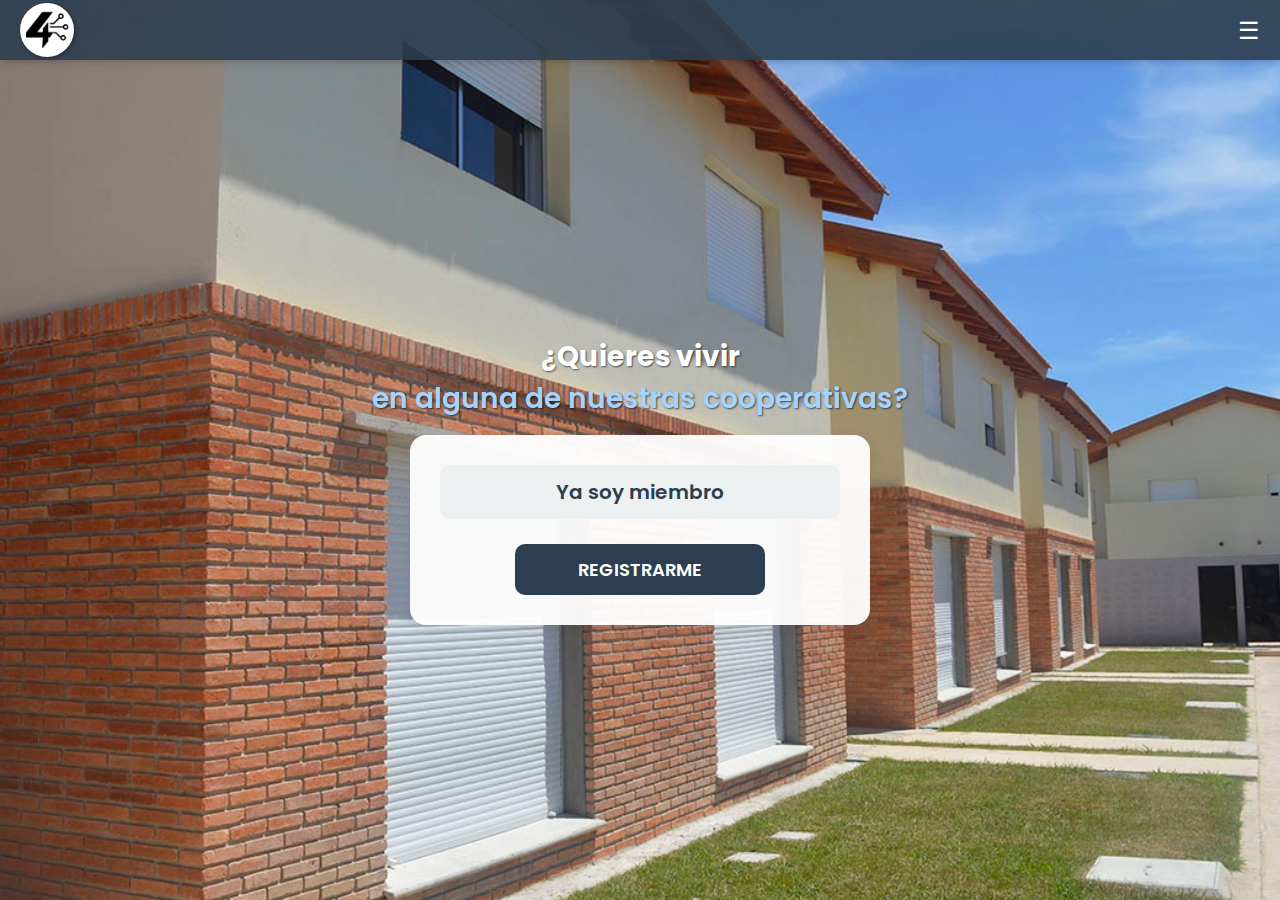
<file: Proyecto2daentrega/htdocs/index.html>
<!DOCTYPE html>
<html lang="es">
<head>
  <meta charset="UTF-8" />
  <meta name="viewport" content="width=device-width, initial-scale=1.0"/>
  <title>Cooperativas</title>
  <link rel="stylesheet" href="landingpage.css"/>
  <link href="https://fonts.googleapis.com/css2?family=Poppins:wght@400;600;700&display=swap" rel="stylesheet">
</head>
<body>
  
  
  <header>
    <a class="logo">
      <img src="logo.jpeg" alt="Logo Cooperativa">
    </a>
    <div class="top-bar">
      
      <button class="menu-toggle">☰</button>
    </div>
  </header>

  <nav class="side-menu" id="sideMenu">
    <button class="close-menu" aria-label="Cerrar menú">✕</button>
    <ul>
      <li><a href="#">Inicio</a></li>
      <li><a href="#">Informacion Sobre Nosotros</a></li>
      <li><a href="#">Contacto</a></li>
      <li><a href="login.php">Iniciar Sesion</a></li>
      <li><a href="registro.php">Registrarme</a></li>
    </ul>
  </nav>
 <script>
  document.addEventListener("DOMContentLoaded", function () {
    const params = new URLSearchParams(window.location.search);

    if (params.get("mensaje") === "ok") {
      const mensaje = document.createElement("p");
      mensaje.textContent = "✅ Tu postulación fue enviada correctamente.";
      mensaje.style.background = "#ecf0f1";
      mensaje.style.color = "#2c3e50";
      mensaje.style.padding = "12px";
      mensaje.style.borderRadius = "10px";
      mensaje.style.fontWeight = "600";
      mensaje.style.textAlign = "center";
      mensaje.style.margin = "20px auto";
      mensaje.style.maxWidth = "600px";
      document.querySelector("header").insertAdjacentElement("afterend", mensaje);

    }

    if (params.get("error") === "no_admin") {
      const mensaje = document.createElement("p");
      mensaje.textContent = "⚠️ No tienes permisos para acceder al panel de administración.";
      mensaje.style.background = "#f8d7da";
      mensaje.style.color = "#721c24";
      mensaje.style.padding = "12px";
      mensaje.style.borderRadius = "10px";
      mensaje.style.fontWeight = "600";
      mensaje.style.textAlign = "center";
      mensaje.style.margin = "20px auto";
      mensaje.style.maxWidth = "600px";
      
      document.querySelector("header").insertAdjacentElement("afterend", mensaje);

    }
  });
</script>

  <main>
    <div class="form-wrapper">
      <h2 class="titulo-principal">
        ¿Quieres vivir <br><span>en alguna de nuestras cooperativas?</span>
      </h2>
      <div class="form-box">
        <a href="login.php" class="btn-info">Ya soy miembro</a>
        <a href="registro.php"><button class="postularme">REGISTRARME</button></a>
      </div>
    </div>
  </main>

  <script>
    const menuToggle = document.querySelector('.menu-toggle');
    const sideMenu = document.getElementById('sideMenu');
    const closeMenu = document.querySelector('.close-menu');

    menuToggle.addEventListener('click', () => {
      sideMenu.classList.add('show');
    });

    closeMenu.addEventListener('click', () => {
      sideMenu.classList.remove('show');
    });
  </script>
</body>
</html>
</file>
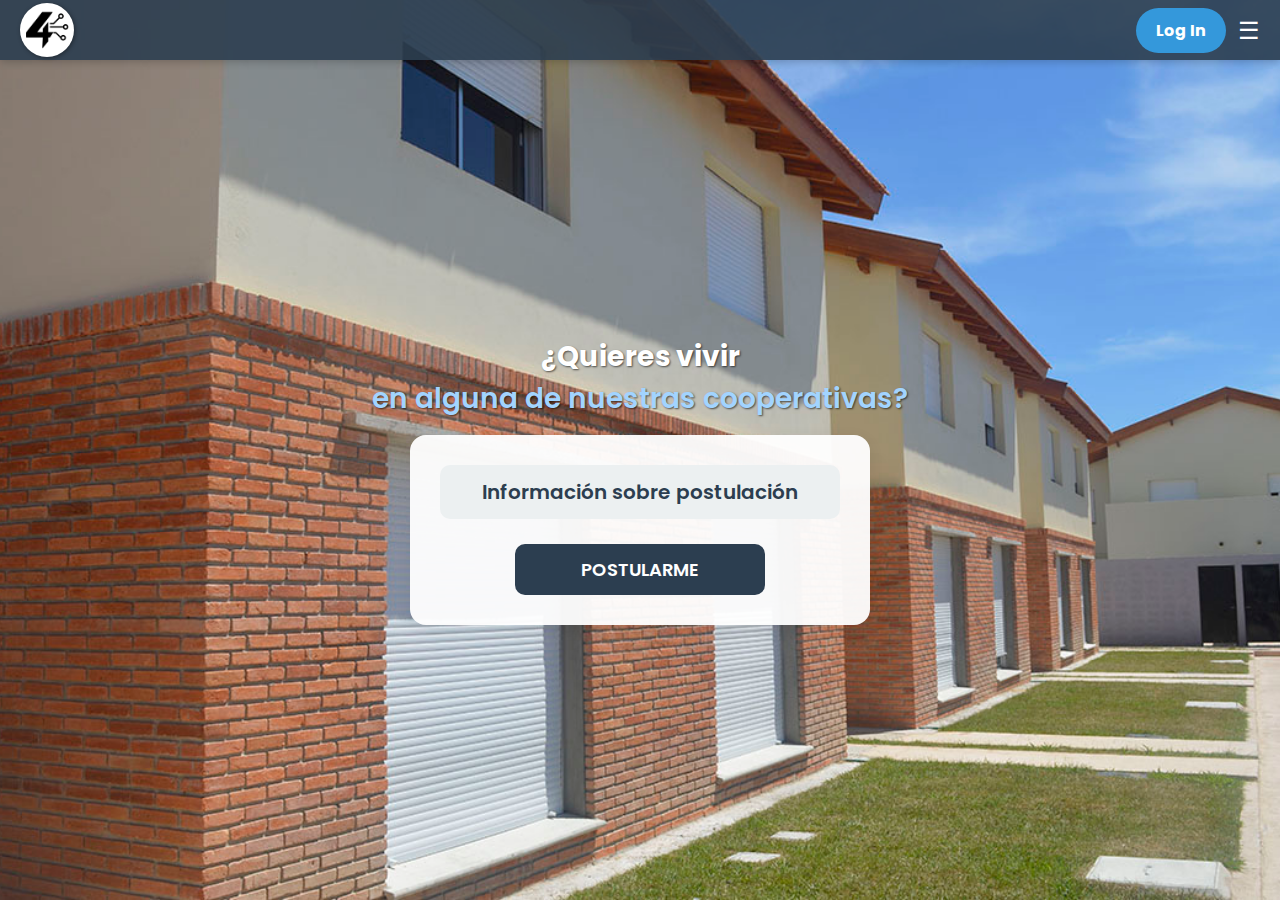
<file: Desktop/Fourtech-main/version1.def/index.html>
<!DOCTYPE html>
<html lang="es">
<head>
  <meta charset="UTF-8" />
  <meta name="viewport" content="width=device-width, initial-scale=1.0"/>
  <title>Postulación Cooperativas</title>
  <link rel="stylesheet" href="index.css"/>
  <link href="https://fonts.googleapis.com/css2?family=Poppins:wght@400;600;700&display=swap" rel="stylesheet">
</head>
<body>
  <header>
    <a href="index.html" class="logo">
      <img src="WhatsApp Image 2025-07-28 at 7.31.15 PM.jpeg" alt="Logo Cooperativa">
    </a>
    <div class="top-bar">
      <a href="login.html"><button class="login">Log In</button></a>
      
      <button class="menu-toggle">☰</button>
    </div>
  </header>

  <nav class="side-menu" id="sideMenu">
    <button class="close-menu" aria-label="Cerrar menú">✕</button>
    <ul>
      <li><a href="#">Inicio</a></li>
      <li><a href="#">Sobre Nosotros</a></li>
      <li><a href="#">Ayuda</a></li>
      <li><a href="#">Contáctanos</a></li>
      <li><a href="#">Información para Nuevos Socios</a></li>
      <li><a href="#">Requisitos de Postulación</a></li>
      <li><a href="#">Estado de Solicitud</a></li>
      <li><a href="#">Preguntas Frecuentes</a></li>
    </ul>
  </nav>

  <main>
    <div class="form-wrapper">
      <h2 class="titulo-principal">
        ¿Quieres vivir <br><span>en alguna de nuestras cooperativas?</span>
      </h2>
      <div class="form-box">
        <a href="postulacionInfo.html" class="btn-info">Información sobre postulación</a>
        <a href="postularse.html"><button class="postularme">POSTULARME</button></a>
      </div>
    </div>
  </main>

  <script>
    const menuToggle = document.querySelector('.menu-toggle');
    const sideMenu = document.getElementById('sideMenu');
    const closeMenu = document.querySelector('.close-menu');

    menuToggle.addEventListener('click', () => {
      sideMenu.classList.add('show');
    });

    closeMenu.addEventListener('click', () => {
      sideMenu.classList.remove('show');
    });
  </script>
</body>
</html>
</file>
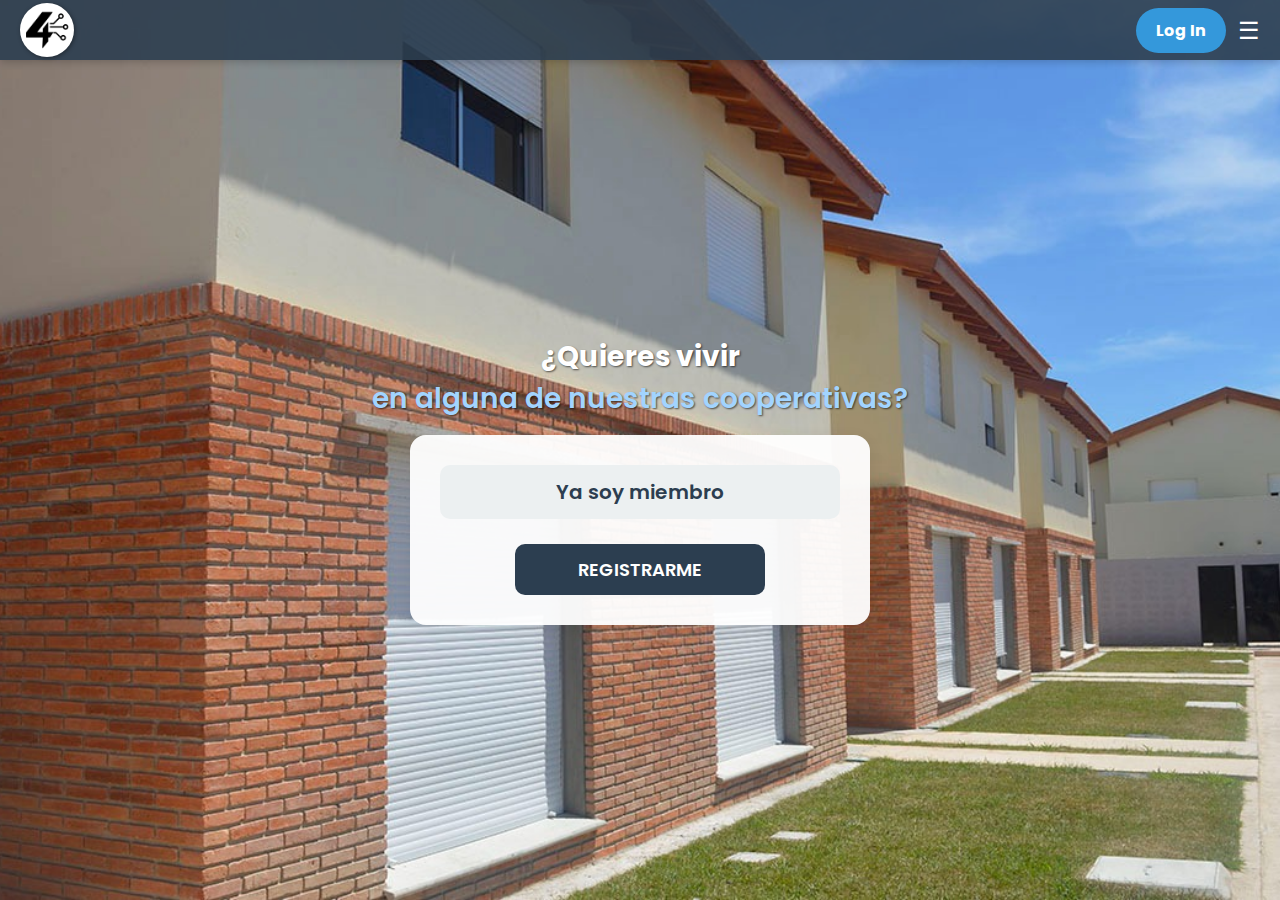
<file: Proyecto2daentrega/htdocs/landingpage.html>
<!DOCTYPE html>
<html lang="es">
<head>
  <meta charset="UTF-8" />
  <meta name="viewport" content="width=device-width, initial-scale=1.0"/>
  <title>Cooperativas</title>
  <link rel="stylesheet" href="landingpage.css"/>
  <link href="https://fonts.googleapis.com/css2?family=Poppins:wght@400;600;700&display=swap" rel="stylesheet">
</head>
<body>
  
  
  <header>
    <a href="landingpage.html" class="logo">
      <img src="logo.jpeg" alt="Logo Cooperativa">
    </a>
    <div class="top-bar">
      <a href="login.php"><button class="login">Log In</button></a>
      
      <button class="menu-toggle">☰</button>
    </div>
  </header>

  <nav class="side-menu" id="sideMenu">
    <button class="close-menu" aria-label="Cerrar menú">✕</button>
    <ul>
      <li><a href="#">Inicio</a></li>
      <li><a href="admin.php">Administracion</a></li>
      <li><a href="#">Ayuda</a></li>
      <li><a href="#">Contáctanos</a></li>
      <li><a href="#">Información para Nuevos Socios</a></li>
      <li><a href="#">Requisitos de Postulación</a></li>
      <li><a href="#">Estado de Solicitud</a></li>
      <li><a href="#">Preguntas Frecuentes</a></li>
    </ul>
  </nav>
 <script>
  document.addEventListener("DOMContentLoaded", function () {
    const params = new URLSearchParams(window.location.search);

    if (params.get("mensaje") === "ok") {
      const mensaje = document.createElement("p");
      mensaje.textContent = "✅ Tu postulación fue enviada correctamente.";
      mensaje.style.background = "#ecf0f1";
      mensaje.style.color = "#2c3e50";
      mensaje.style.padding = "12px";
      mensaje.style.borderRadius = "10px";
      mensaje.style.fontWeight = "600";
      mensaje.style.textAlign = "center";
      mensaje.style.margin = "20px auto";
      mensaje.style.maxWidth = "600px";
      document.querySelector("header").insertAdjacentElement("afterend", mensaje);

    }

    if (params.get("error") === "no_admin") {
      const mensaje = document.createElement("p");
      mensaje.textContent = "⚠️ No tienes permisos para acceder al panel de administración.";
      mensaje.style.background = "#f8d7da";
      mensaje.style.color = "#721c24";
      mensaje.style.padding = "12px";
      mensaje.style.borderRadius = "10px";
      mensaje.style.fontWeight = "600";
      mensaje.style.textAlign = "center";
      mensaje.style.margin = "20px auto";
      mensaje.style.maxWidth = "600px";
      
      document.querySelector("header").insertAdjacentElement("afterend", mensaje);

    }
  });
</script>

  <main>
    <div class="form-wrapper">
      <h2 class="titulo-principal">
        ¿Quieres vivir <br><span>en alguna de nuestras cooperativas?</span>
      </h2>
      <div class="form-box">
        <a href="login.php" class="btn-info">Ya soy miembro</a>
        <a href="registro.php"><button class="postularme">REGISTRARME</button></a>
      </div>
    </div>
  </main>

  <script>
    const menuToggle = document.querySelector('.menu-toggle');
    const sideMenu = document.getElementById('sideMenu');
    const closeMenu = document.querySelector('.close-menu');

    menuToggle.addEventListener('click', () => {
      sideMenu.classList.add('show');
    });

    closeMenu.addEventListener('click', () => {
      sideMenu.classList.remove('show');
    });
  </script>
</body>
</html>
</file>
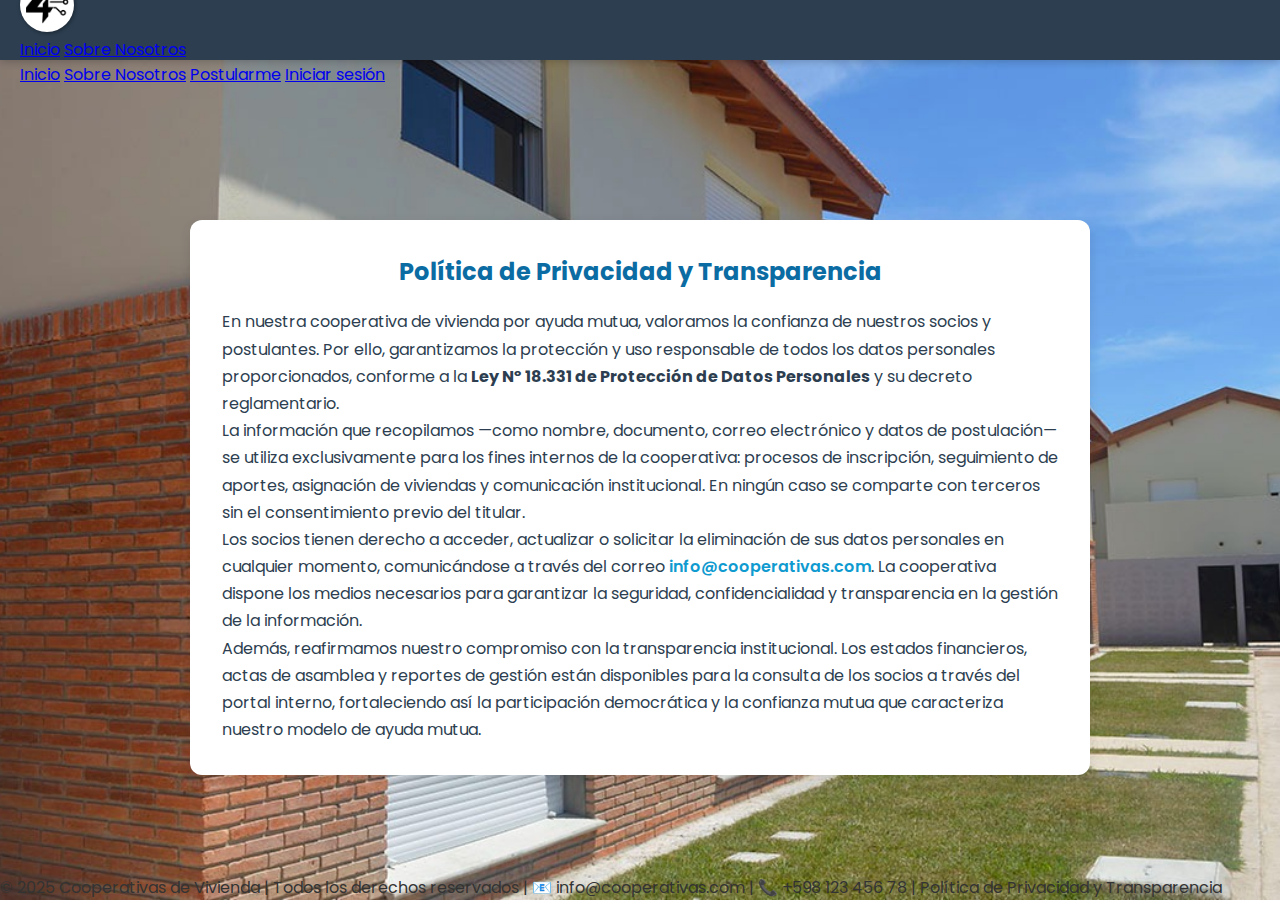
<file: Proyecto2daentrega/htdocs/privacidad.html>
<!DOCTYPE html>
<html lang="es">
<head>
  <meta charset="UTF-8" />
  <meta name="viewport" content="width=device-width, initial-scale=1.0"/>
  <title>Política de Privacidad | Cooperativas de Vivienda</title>
  <link rel="stylesheet" href="landingpage.css"/>
  <link href="https://fonts.googleapis.com/css2?family=Poppins:wght@400;600;700&display=swap" rel="stylesheet">
  <style>
       header#mainHeader {
      background-color: #2c3e50;
      transition: background-color 0.3s ease;
    }
    .privacidad-container {
      max-width: 900px;
      margin: 120px auto 60px;
      background-color: #fff;
      padding: 2rem;
      border-radius: 12px;
      box-shadow: 0 4px 12px rgba(0,0,0,0.1);
      color: #2c3e50;
      text-align: left;
      line-height: 1.7;
    }
    .privacidad-container h2 {
      color: #0B6CA3;
      margin-bottom: 1rem;
      text-align: center;
    }
    .privacidad-container a {
      color: #0F9AD0;
      text-decoration: none;
      font-weight: 600;
    }
    .privacidad-container a:hover {
      text-decoration: underline;
    }

  footer a {
    color: inherit;
    text-decoration: none;
  }
  footer a:hover {
    text-decoration: underline;
    color: #f0f0f0;
  }

  </style>
</head>
<body>

<header id="mainHeader">
  <div class="header-content">
    <div class="logo">
      <img src="logo.jpeg" alt="Logo Cooperativa">
    </div>

    <nav class="menu">
      <a href="index.html#inicio">Inicio</a>
      <a href="index.html#nosotros">Sobre Nosotros</a>
    </nav>

    <div class="menu-toggle" id="menuToggle" aria-expanded="false" aria-label="Abrir menú">
      <span></span>
      <span></span>
      <span></span>
    </div>

    <div class="dropdown" id="headerDropdown" aria-hidden="true">
      <a class="dropdown-link" href="index.html#inicio">Inicio</a>
      <a class="dropdown-link" href="index.html#nosotros">Sobre Nosotros</a>
      <a class="dropdown-link" href="postulacion.php">Postularme</a>
      <a class="dropdown-link" href="login.php">Iniciar sesión</a>
    </div>
  </div>
</header>

<!-- CONTENIDO PRINCIPAL -->
<main>
  <div class="privacidad-container">
    <h2>Política de Privacidad y Transparencia</h2>
    <p>
      En nuestra cooperativa de vivienda por ayuda mutua, valoramos la confianza de nuestros socios y postulantes. 
      Por ello, garantizamos la protección y uso responsable de todos los datos personales proporcionados, conforme a la 
      <strong>Ley Nº 18.331 de Protección de Datos Personales</strong> y su decreto reglamentario.
    </p>
    <p>
      La información que recopilamos —como nombre, documento, correo electrónico y datos de postulación— 
      se utiliza exclusivamente para los fines internos de la cooperativa: procesos de inscripción, 
      seguimiento de aportes, asignación de viviendas y comunicación institucional. 
      En ningún caso se comparte con terceros sin el consentimiento previo del titular.
    </p>
    <p>
      Los socios tienen derecho a acceder, actualizar o solicitar la eliminación de sus datos personales en cualquier momento, 
      comunicándose a través del correo <a href="mailto:info@cooperativas.com">info@cooperativas.com</a>. 
      La cooperativa dispone los medios necesarios para garantizar la seguridad, confidencialidad y transparencia en la gestión de la información.
    </p>
    <p>
      Además, reafirmamos nuestro compromiso con la transparencia institucional. Los estados financieros, 
      actas de asamblea y reportes de gestión están disponibles para la consulta de los socios a través del portal interno, 
      fortaleciendo así la participación democrática y la confianza mutua que caracteriza nuestro modelo de ayuda mutua.
    </p>
  </div>
</main>

<footer>
  <p>© 2025 Cooperativas de Vivienda | Todos los derechos reservados |
  <span>📧 info@cooperativas.com</span> | <span>📞 +598 123 456 78</span> |
  <a href="privacidad.html">Política de Privacidad y Transparencia</a></p>
</footer>

<script>
  const menuToggle = document.getElementById('menuToggle');
  const dropdown = document.getElementById('headerDropdown');

  menuToggle.addEventListener('click', () => {
    const isOpen = menuToggle.classList.toggle('open');
    dropdown.classList.toggle('active', isOpen);
    menuToggle.setAttribute('aria-expanded', String(isOpen));
    dropdown.setAttribute('aria-hidden', String(!isOpen));
  });

  document.addEventListener('click', (e) => {
    const isClickInside = e.target.closest('.header-content');
    if (!isClickInside && dropdown.classList.contains('active')) {
      dropdown.classList.remove('active');
      menuToggle.classList.remove('open');
      menuToggle.setAttribute('aria-expanded', 'false');
      dropdown.setAttribute('aria-hidden', 'true');
    }
  });
</script>

</body>
</html>
</file>
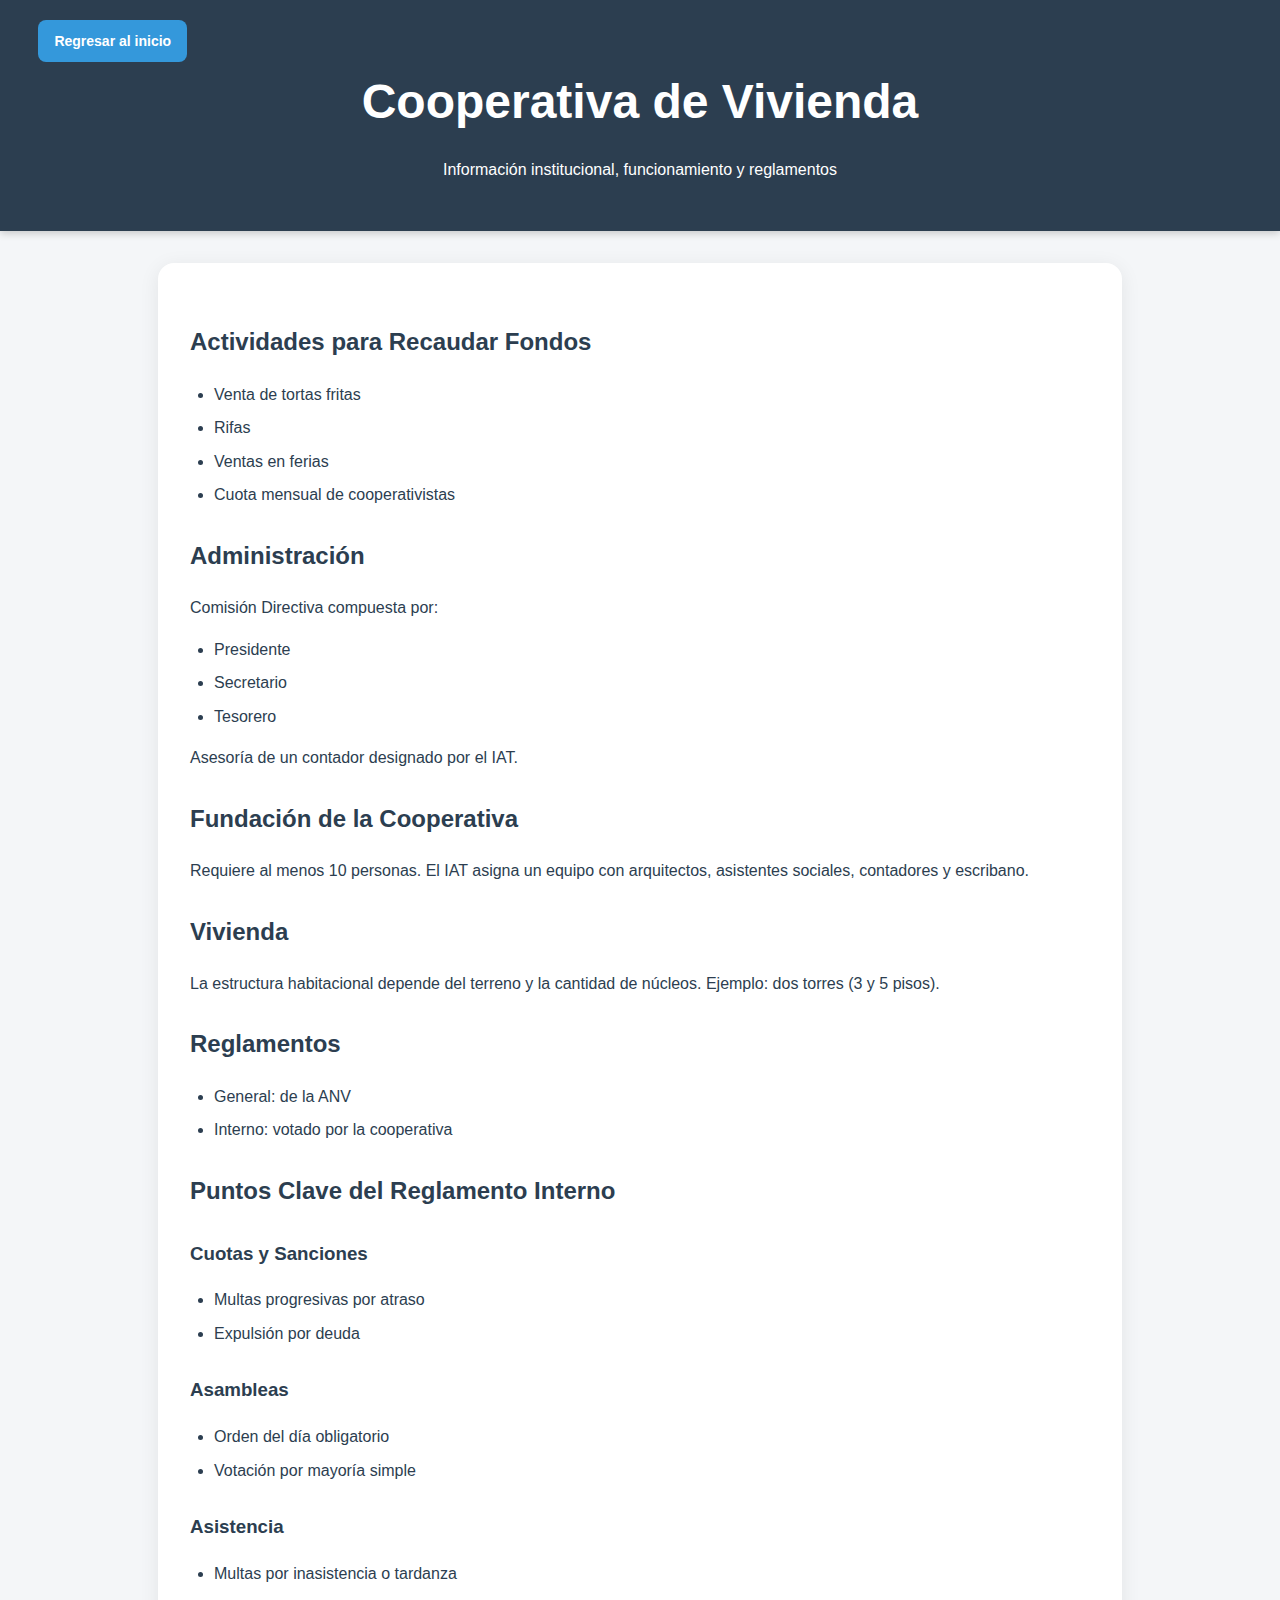
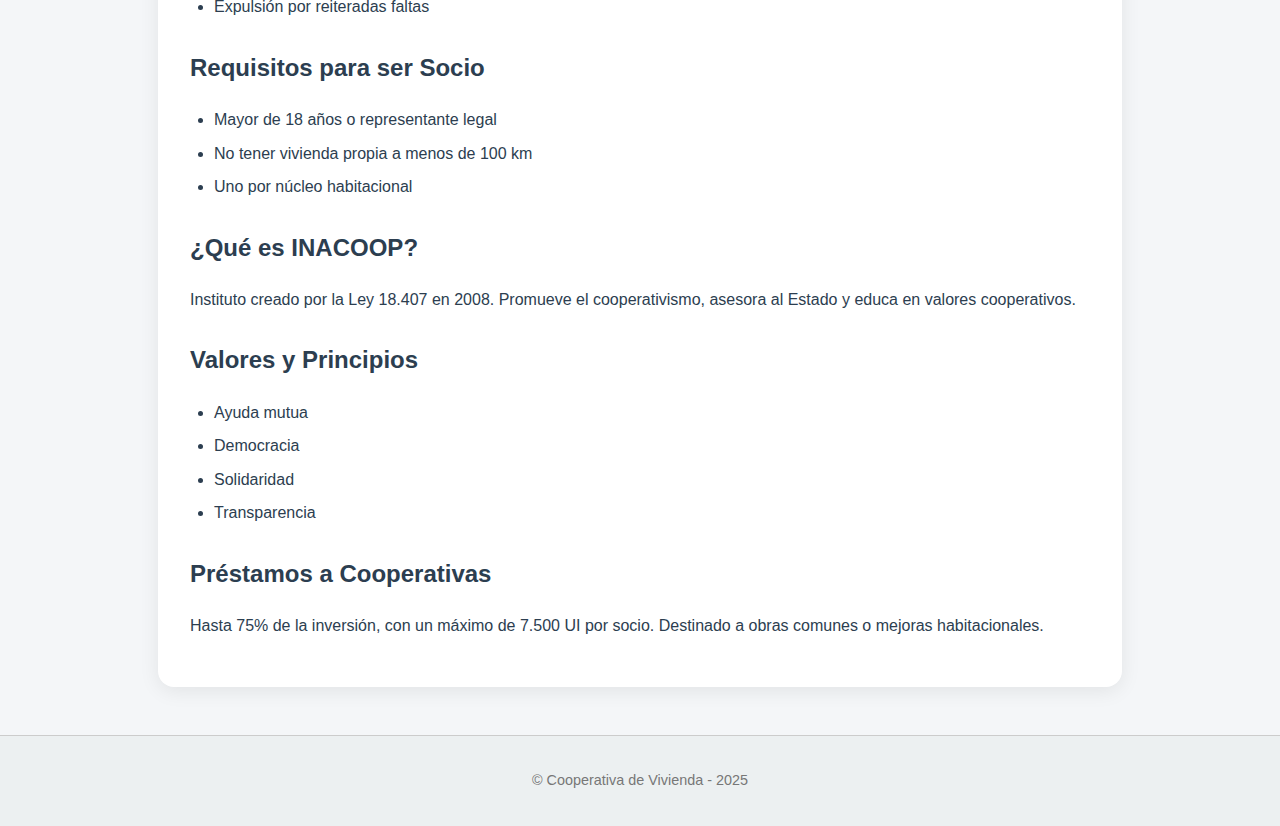
<file: Desktop/Fourtech-main/version1.def/postulacionInfo.html>
<!DOCTYPE html>
<html lang="es">
<head>
    <meta charset="UTF-8">
    <meta name="viewport" content="width=device-width, initial-scale=1.0">
    <title>Información Cooperativa</title>
    <link rel="stylesheet" href="postulacionInfo.css">
</head>
<body>
    <header>
        <h1>Cooperativa de Vivienda</h1>
        <p>Información institucional, funcionamiento y reglamentos</p>
        <a class="back" href="index.html">Regresar al inicio</a>
    </header>

    <main>
        <section>
            <h2>Actividades para Recaudar Fondos</h2>
            <ul>
                <li>Venta de tortas fritas</li>
                <li>Rifas</li>
                <li>Ventas en ferias</li>
                <li>Cuota mensual de cooperativistas</li>
            </ul>
        </section>

        <section>
            <h2>Administración</h2>
            <p>Comisión Directiva compuesta por:</p>
            <ul>
                <li>Presidente</li>
                <li>Secretario</li>
                <li>Tesorero</li>
            </ul>
            <p>Asesoría de un contador designado por el IAT.</p>
        </section>

        <section>
            <h2>Fundación de la Cooperativa</h2>
            <p>Requiere al menos 10 personas. El IAT asigna un equipo con arquitectos, asistentes sociales, contadores y escribano.</p>
        </section>

        <section>
            <h2>Vivienda</h2>
            <p>La estructura habitacional depende del terreno y la cantidad de núcleos. Ejemplo: dos torres (3 y 5 pisos).</p>
        </section>

        <section>
            <h2>Reglamentos</h2>
            <ul>
                <li>General: de la ANV</li>
                <li>Interno: votado por la cooperativa</li>
            </ul>
        </section>

        <section>
            <h2>Puntos Clave del Reglamento Interno</h2>
            <h3>Cuotas y Sanciones</h3>
            <ul>
                <li>Multas progresivas por atraso</li>
                <li>Expulsión por deuda</li>
            </ul>
            <h3>Asambleas</h3>
            <ul>
                <li>Orden del día obligatorio</li>
                <li>Votación por mayoría simple</li>
            </ul>
            <h3>Asistencia</h3>
            <ul>
                <li>Multas por inasistencia o tardanza</li>
                <li>Expulsión por reiteradas faltas</li>
            </ul>
        </section>

        <section>
            <h2>Requisitos para ser Socio</h2>
            <ul>
                <li>Mayor de 18 años o representante legal</li>
                <li>No tener vivienda propia a menos de 100 km</li>
                <li>Uno por núcleo habitacional</li>
            </ul>
        </section>

        <section>
            <h2>¿Qué es INACOOP?</h2>
            <p>Instituto creado por la Ley 18.407 en 2008. Promueve el cooperativismo, asesora al Estado y educa en valores cooperativos.</p>
        </section>

        <section>
            <h2>Valores y Principios</h2>
            <ul>
                <li>Ayuda mutua</li>
                <li>Democracia</li>
                <li>Solidaridad</li>
                <li>Transparencia</li>
            </ul>
        </section>

        <section>
            <h2>Préstamos a Cooperativas</h2>
            <p>Hasta 75% de la inversión, con un máximo de 7.500 UI por socio. Destinado a obras comunes o mejoras habitacionales.</p>
        </section>
    </main>

    <footer>
        <p>© Cooperativa de Vivienda - 2025</p>
    </footer>
</body>
</html>
</file>
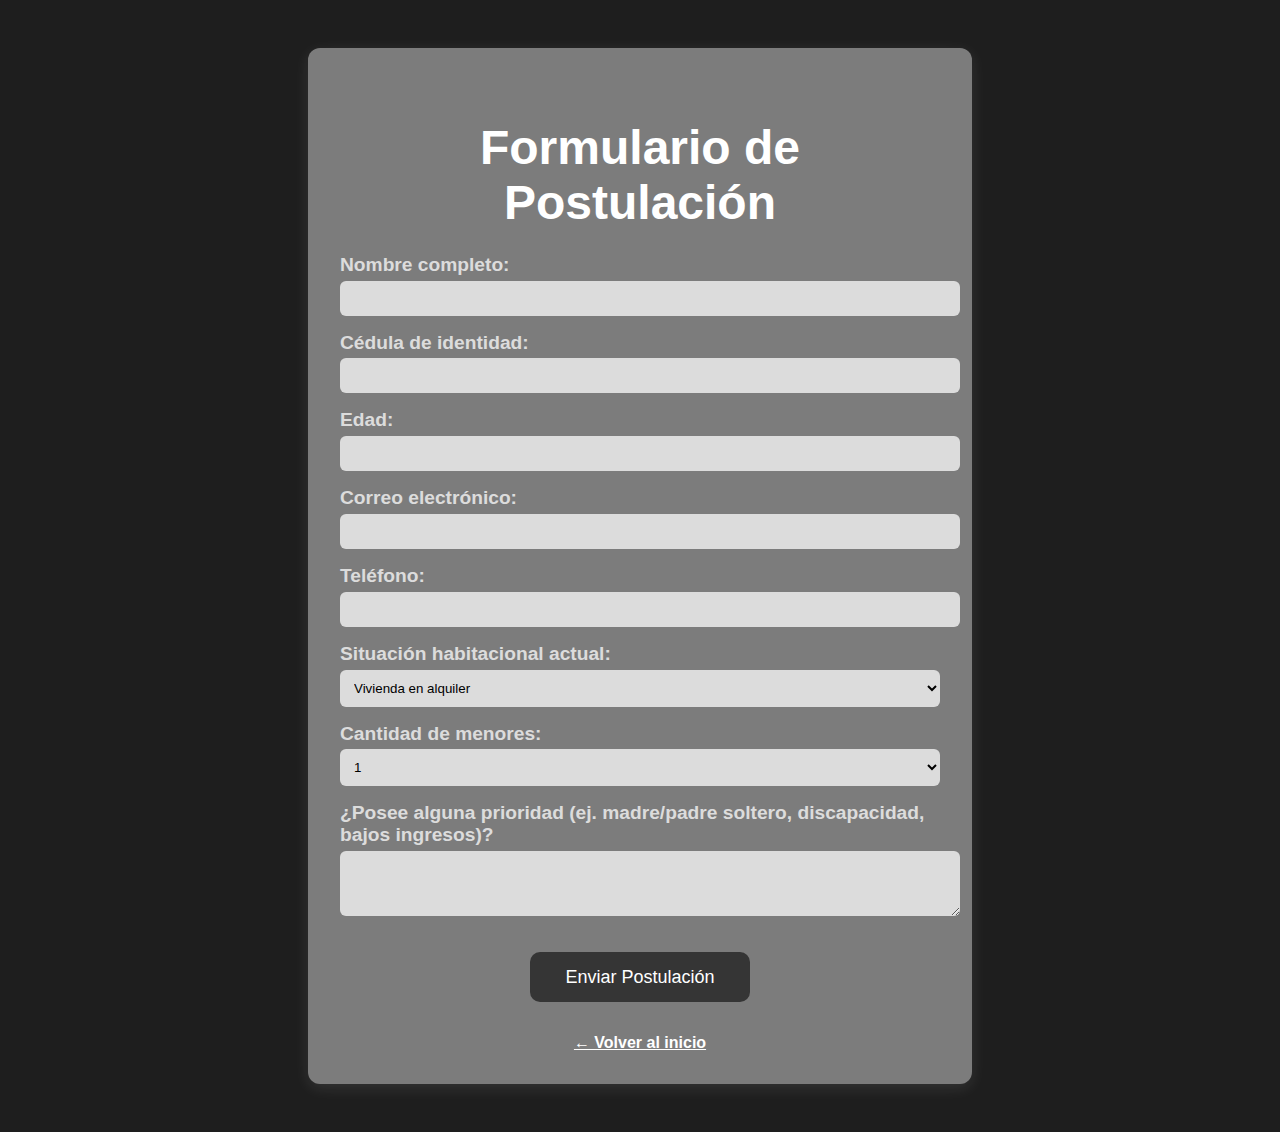
<file: Desktop/Fourtech-main/version1.def/postularse.html>
<!DOCTYPE html>
<html lang="es">
<head>
    <meta charset="UTF-8">
    <meta name="viewport" content="width=device-width, initial-scale=1.0">
    <title>Formulario de Postulación</title>
    <style>
        body {
            margin: 0;
            font-family: Arial, sans-serif;
            background-color: #1e1e1e;
        }

        .formulario-container {
            max-width: 600px;
            margin: 3rem auto;
            background-color: #7c7c7c;
            padding: 2rem;
            border-radius: 12px;
            box-shadow: 0 4px 15px rgba(255, 255, 255, 0.1);
        }

        .formulario-container h2 {
            text-align: center;
            color: white;
            font-weight: 700;
            margin-bottom: 1.5rem;
            font-size: 48px;
        }

        label {
            display: block;
            margin-top: 1rem;
            margin-bottom: 0.3rem;
            font-weight: 600;
            color: #dcdcdc;
            font-size: larger;
        }

        input, select, textarea {
            width: 100%;
            padding: 10px;
            border: none;
            border-radius: 6px;
            background-color: #dcdcdc;
        }

        button {
            margin-top: 2rem;
            padding: 10px 20px;
            background-color: #353535;
            height: 50px;
            width: 220px;
            color: white;
            font-size: large;
            border: none;
            border-radius: 10px;
            cursor: pointer;
            transition: background-color 0.3s ease;
            display: block;
            margin-left: auto;
            margin-right: auto;
        }

        button:hover {
            background-color: #6a6a6a;
        }

        .volver {
            display: block;
            margin: 2rem auto 0;
            text-align: center;
            color: white;
            text-decoration: underline;
            font-weight: bold;
        }
    </style>
</head>
<body>

    <div class="formulario-container">
        <h2>Formulario de Postulación</h2>
        <form action="formulario.php" method="post">
            <label for="nombre">Nombre completo:</label>
            <input type="text" id="nombre" name="nombre" required>

            <label for="cedula">Cédula de identidad:</label>
            <input type="text" id="cedula" name="cedula" required>

            <label for="edad">Edad:</label>
            <input type="number" id="edad" name="edad" min="18" required>

            <label for="email">Correo electrónico:</label>
            <input type="email" id="email" name="email" required>

            <label for="telefono">Teléfono:</label>
            <input type="tel" id="telefono" name="telefono" required>

            <label for="situacion">Situación habitacional actual:</label>
            <select id="situacion" name="situacion">
                <option value="alquiler">Vivienda en alquiler</option>
                <option value="familia">Vivienda con familiares</option>
                <option value="propia">Vivienda propia fuera de rango</option>
                <option value="otra">Otra</option>
            </select>

            <label for="cantidad_menores">Cantidad de menores:</label>
            <select id="cantidad_menores" name="cantidad_menores">
                <option value="1">1</option>
                <option value="2">2</option>
                <option value="3">3</option>
            </select>

            <label for="prioridad">¿Posee alguna prioridad (ej. madre/padre soltero, discapacidad, bajos ingresos)?</label>
            <textarea id="prioridad" name="prioridad" rows="3"></textarea>

            <button type="submit">Enviar Postulación</button>
        </form>

        <a class="volver" href="index.html">← Volver al inicio</a>
    </div>

</body>
</html>
</file>
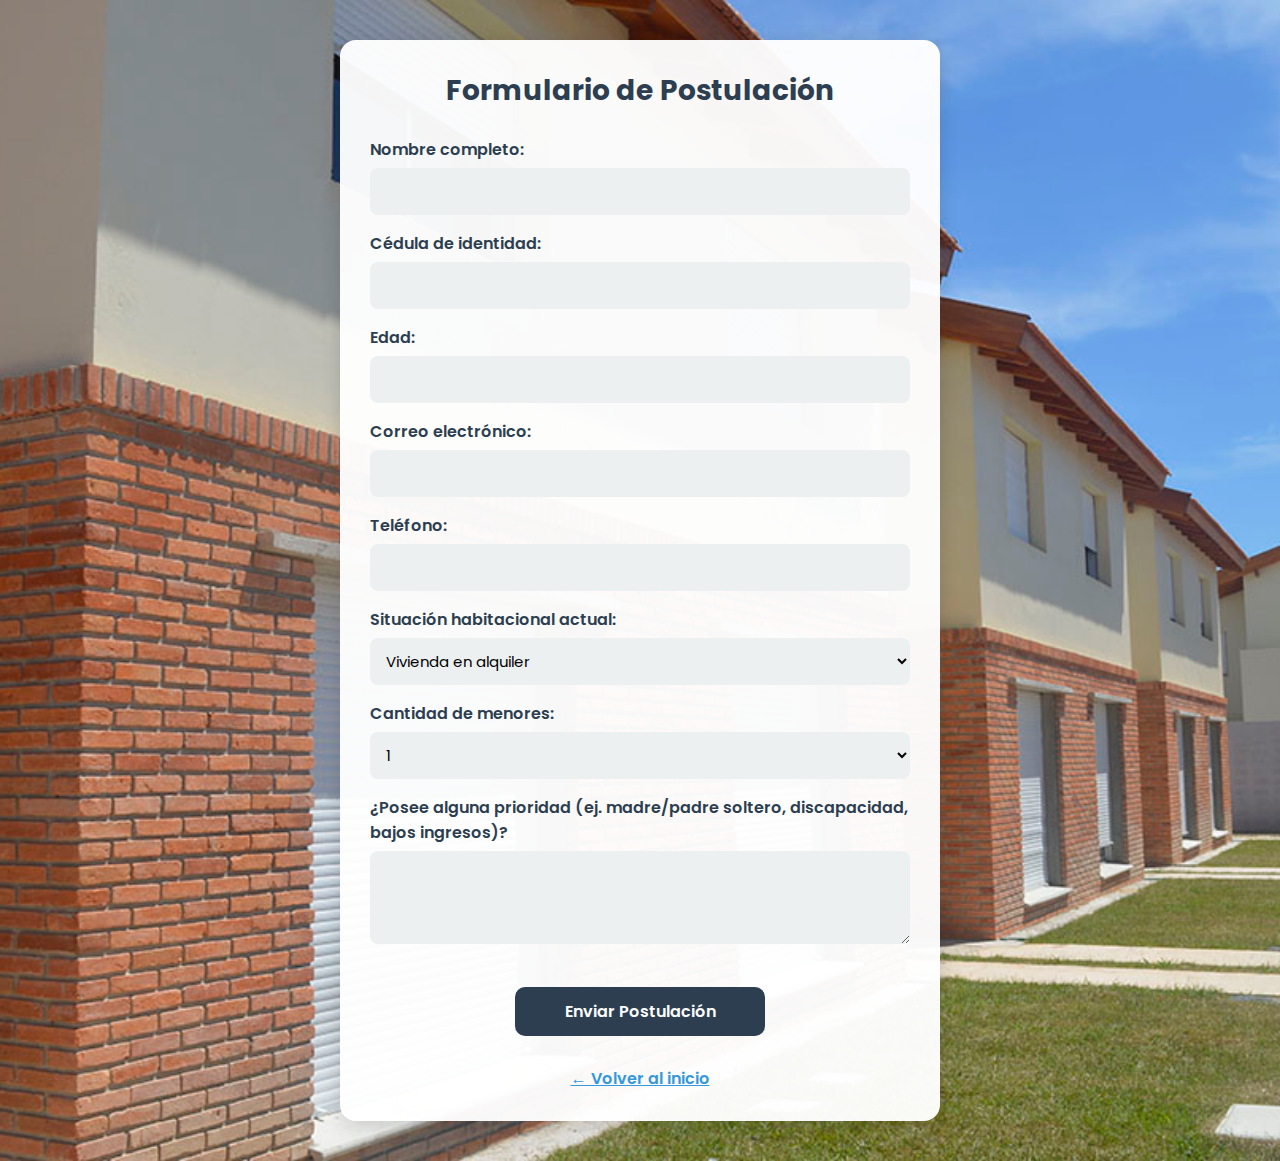
<file: Desktop/Fourtech-main/Version1entrega/formulariopostulacion.html>
<!DOCTYPE html>
<html lang="es">
<head>
  <meta charset="UTF-8" />
  <meta name="viewport" content="width=device-width, initial-scale=1.0"/>
  <title>Formulario de Postulación</title>
  <link rel="stylesheet" href="formulariopostulacion.css" />
  <link href="https://fonts.googleapis.com/css2?family=Poppins:wght@400;600;700&display=swap" rel="stylesheet">
</head>
<body>

  <div class="formulario-container">
    <h2>Formulario de Postulación</h2>
    <form action="formulariopostulacion.php" method="post">
      <label for="nombre">Nombre completo:</label>
      <input type="text" id="nombre" name="nombre" required>

      <label for="cedula">Cédula de identidad:</label>
      <input type="text" id="cedula" name="cedula" required>

      <label for="edad">Edad:</label>
      <input type="number" id="edad" name="edad" min="18" required>

      <label for="email">Correo electrónico:</label>
      <input type="email" id="email" name="email" required>

      <label for="telefono">Teléfono:</label>
      <input type="tel" id="telefono" name="telefono" required>

      <label for="situacion">Situación habitacional actual:</label>
      <select id="situacion" name="situacion">
        <option value="alquiler">Vivienda en alquiler</option>
        <option value="familia">Vivienda con familiares</option>
        <option value="propia">Vivienda propia fuera de rango</option>
        <option value="otra">Otra</option>
      </select>

      <label for="cantidad_menores">Cantidad de menores:</label>
      <select id="cantidad_menores" name="cantidad_menores">
        <option value="1">1</option>
        <option value="2">2</option>
        <option value="3">3</option>
      </select>

      <label for="prioridad">¿Posee alguna prioridad (ej. madre/padre soltero, discapacidad, bajos ingresos)?</label>
      <textarea id="prioridad" name="prioridad" rows="3"></textarea>

      <button type="submit">Enviar Postulación</button>
    </form>

    <a class="volver" href="landingpage.html">← Volver al inicio</a>
  </div>

</body>
</html>
</file>
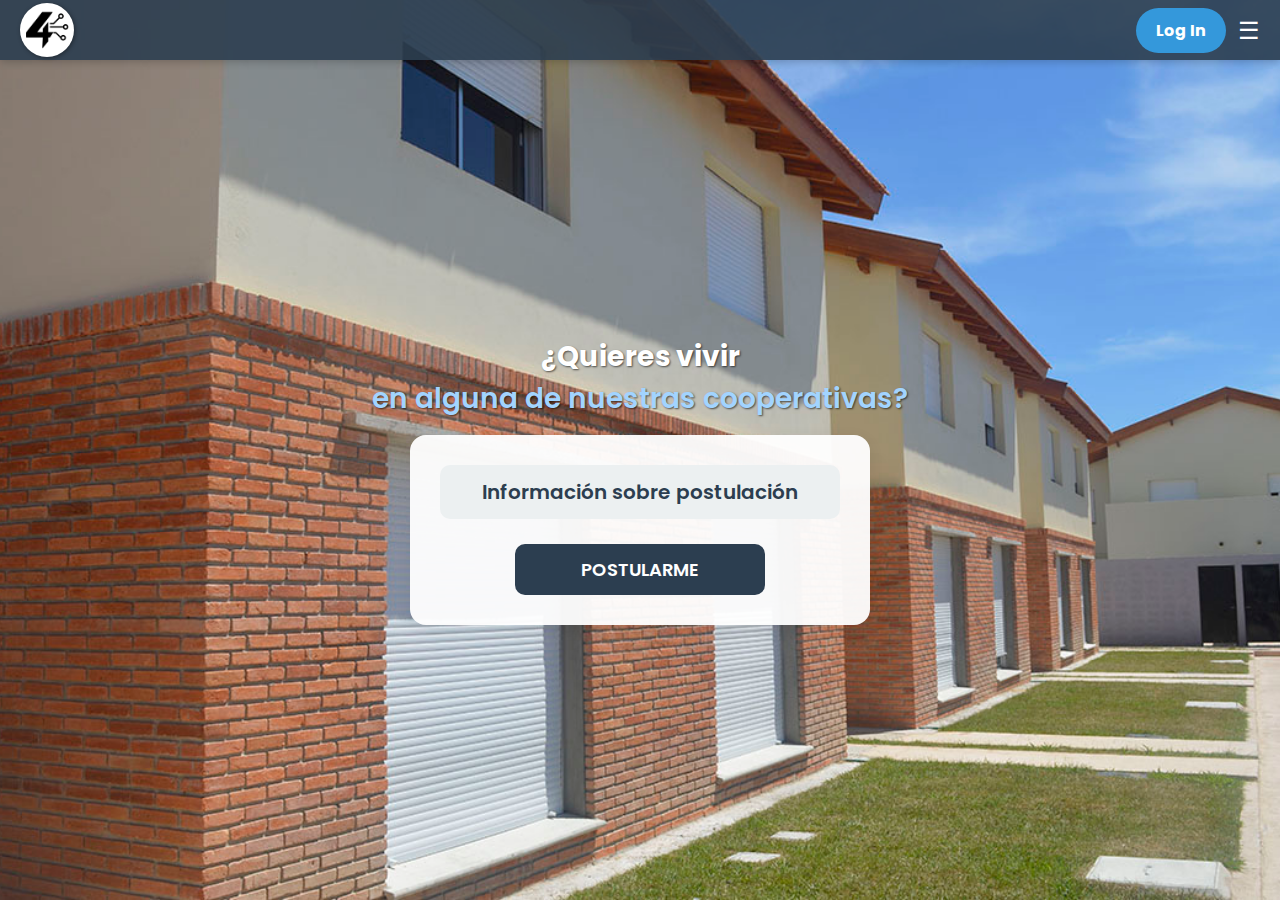
<file: Desktop/Fourtech-main/Version1entrega/landingpage.html>
<!DOCTYPE html>
<html lang="es">
<head>
  <meta charset="UTF-8" />
  <meta name="viewport" content="width=device-width, initial-scale=1.0"/>
  <title>Postulación Cooperativas</title>
  <link rel="stylesheet" href="landingpage.css"/>
  <link href="https://fonts.googleapis.com/css2?family=Poppins:wght@400;600;700&display=swap" rel="stylesheet">
</head>
<body>
  <header>
    <a href="landingpage.html" class="logo">
      <img src="logo.jpeg" alt="Logo Cooperativa">
    </a>
    <div class="top-bar">
      <a href="login.html"><button class="login">Log In</button></a>
      
      <button class="menu-toggle">☰</button>
    </div>
  </header>

  <nav class="side-menu" id="sideMenu">
    <button class="close-menu" aria-label="Cerrar menú">✕</button>
    <ul>
      <li><a href="#">Inicio</a></li>
      <li><a href="#">Sobre Nosotros</a></li>
      <li><a href="#">Ayuda</a></li>
      <li><a href="#">Contáctanos</a></li>
      <li><a href="#">Información para Nuevos Socios</a></li>
      <li><a href="#">Requisitos de Postulación</a></li>
      <li><a href="#">Estado de Solicitud</a></li>
      <li><a href="#">Preguntas Frecuentes</a></li>
    </ul>
  </nav>

  <main>
    <div class="form-wrapper">
      <h2 class="titulo-principal">
        ¿Quieres vivir <br><span>en alguna de nuestras cooperativas?</span>
      </h2>
      <div class="form-box">
        <a href="postulacionInfo.html" class="btn-info">Información sobre postulación</a>
        <a href="formulariopostulacion.html"><button class="postularme">POSTULARME</button></a>
      </div>
    </div>
  </main>

  <script>
    const menuToggle = document.querySelector('.menu-toggle');
    const sideMenu = document.getElementById('sideMenu');
    const closeMenu = document.querySelector('.close-menu');

    menuToggle.addEventListener('click', () => {
      sideMenu.classList.add('show');
    });

    closeMenu.addEventListener('click', () => {
      sideMenu.classList.remove('show');
    });
  </script>
</body>
</html>
</file>
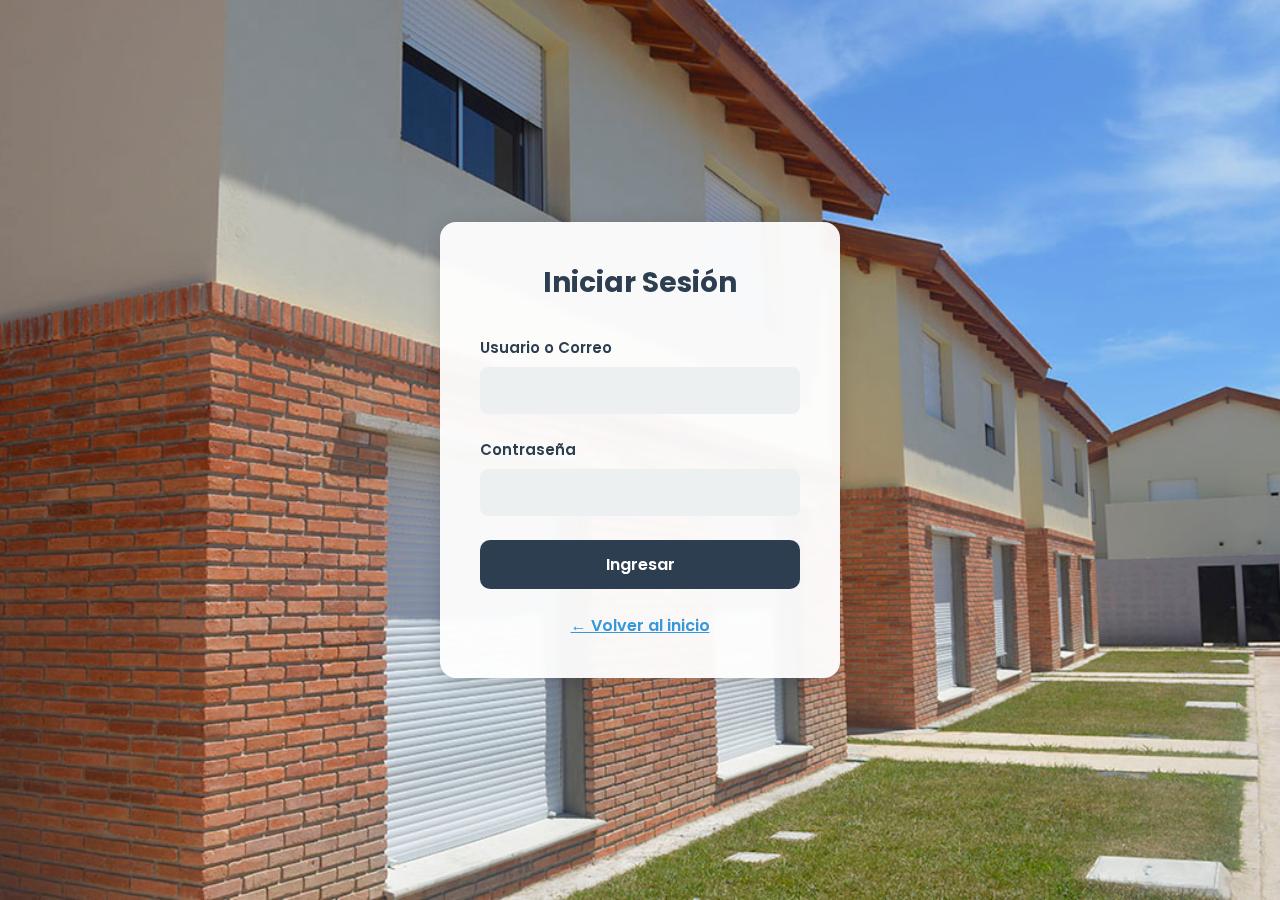
<file: Desktop/Fourtech-main/Version1entrega/login.html>
<!DOCTYPE html>
<html lang="es">
<head>
  <meta charset="UTF-8" />
  <meta name="viewport" content="width=device-width, initial-scale=1.0"/>
  <title>Iniciar Sesión</title>
  <link rel="stylesheet" href="login.css" />
  <link href="https://fonts.googleapis.com/css2?family=Poppins:wght@400;600;700&display=swap" rel="stylesheet">
</head>
<body>

  <div class="login-container">
    <h2>Iniciar Sesión</h2>
    <form action="#" method="post">
      <label for="usuario">Usuario o Correo</label>
      <input type="text" id="usuario" name="usuario" required>

      <label for="clave">Contraseña</label>
      <input type="password" id="clave" name="clave" required>

      <button type="submit" class="btn-login">Ingresar</button>
    </form>
    <a class="volver" href="landingpage.html">← Volver al inicio</a>
  </div>

</body>
</html>
</file>
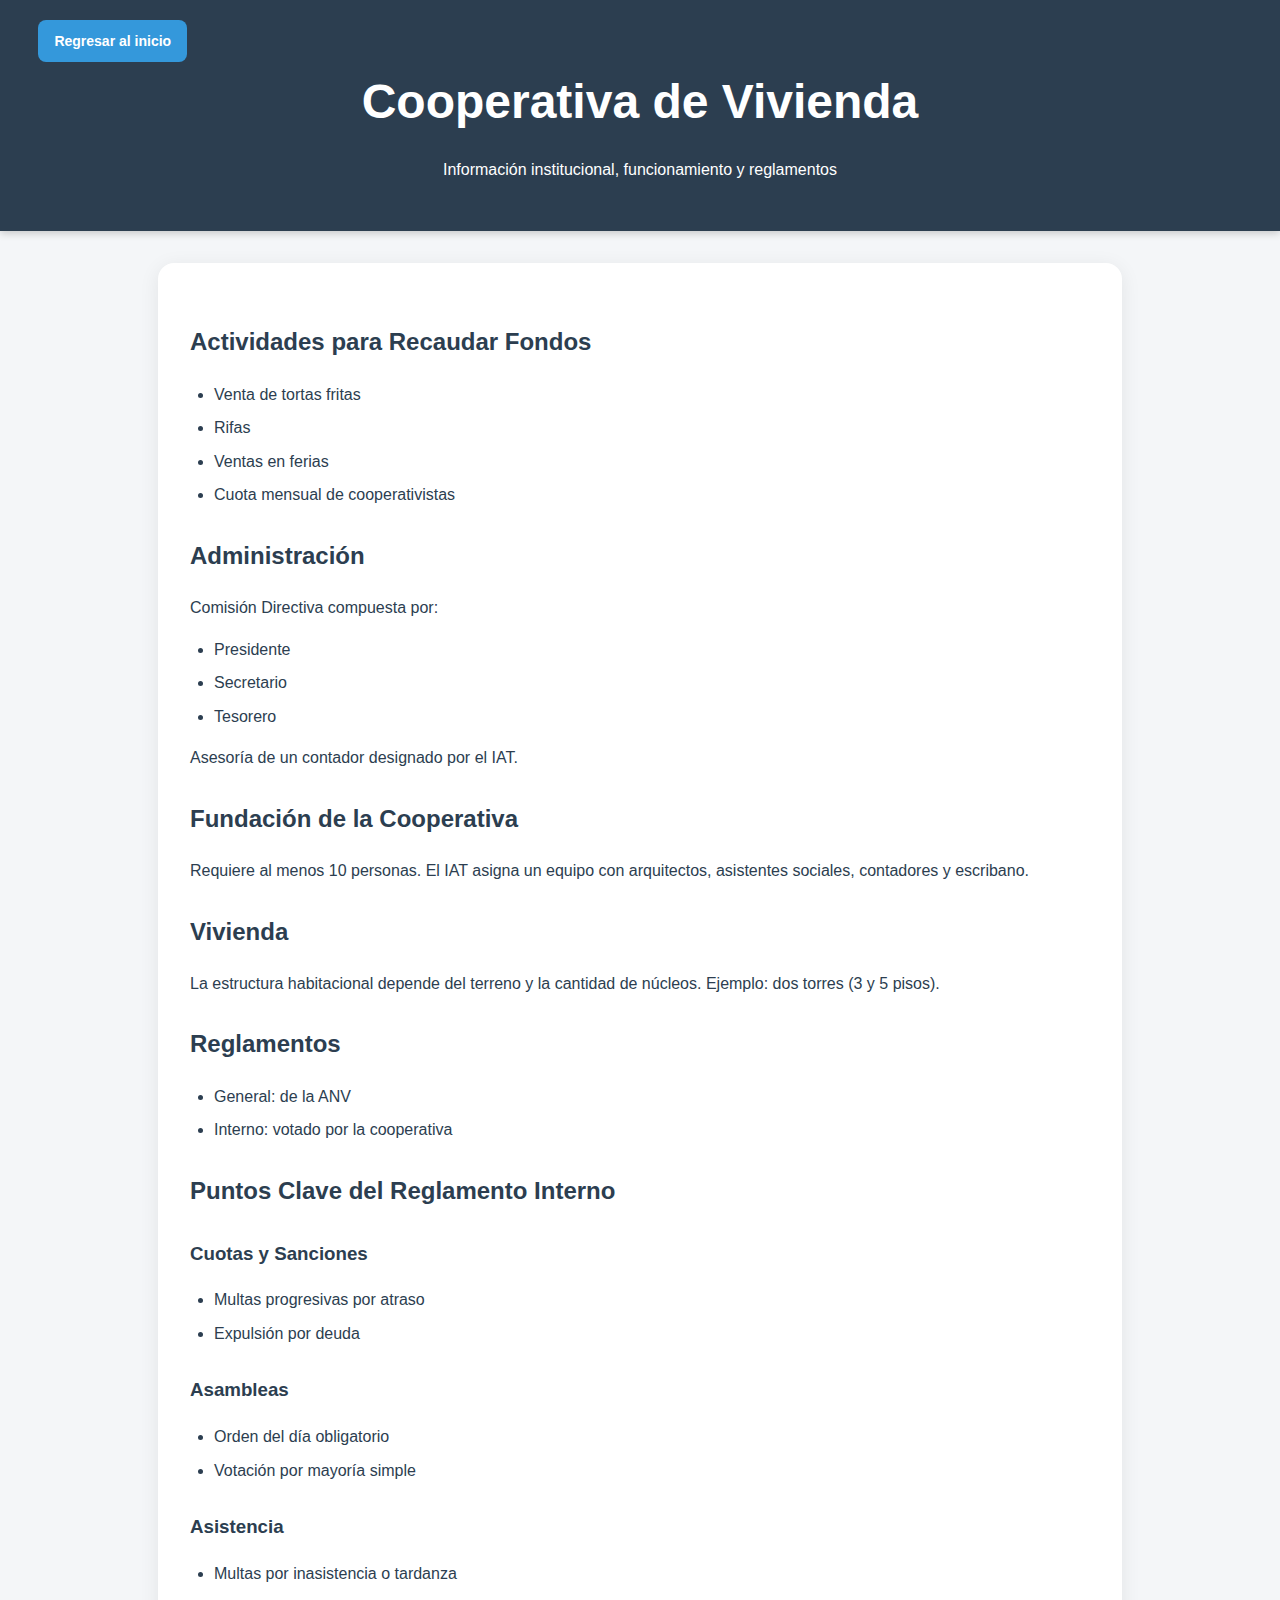
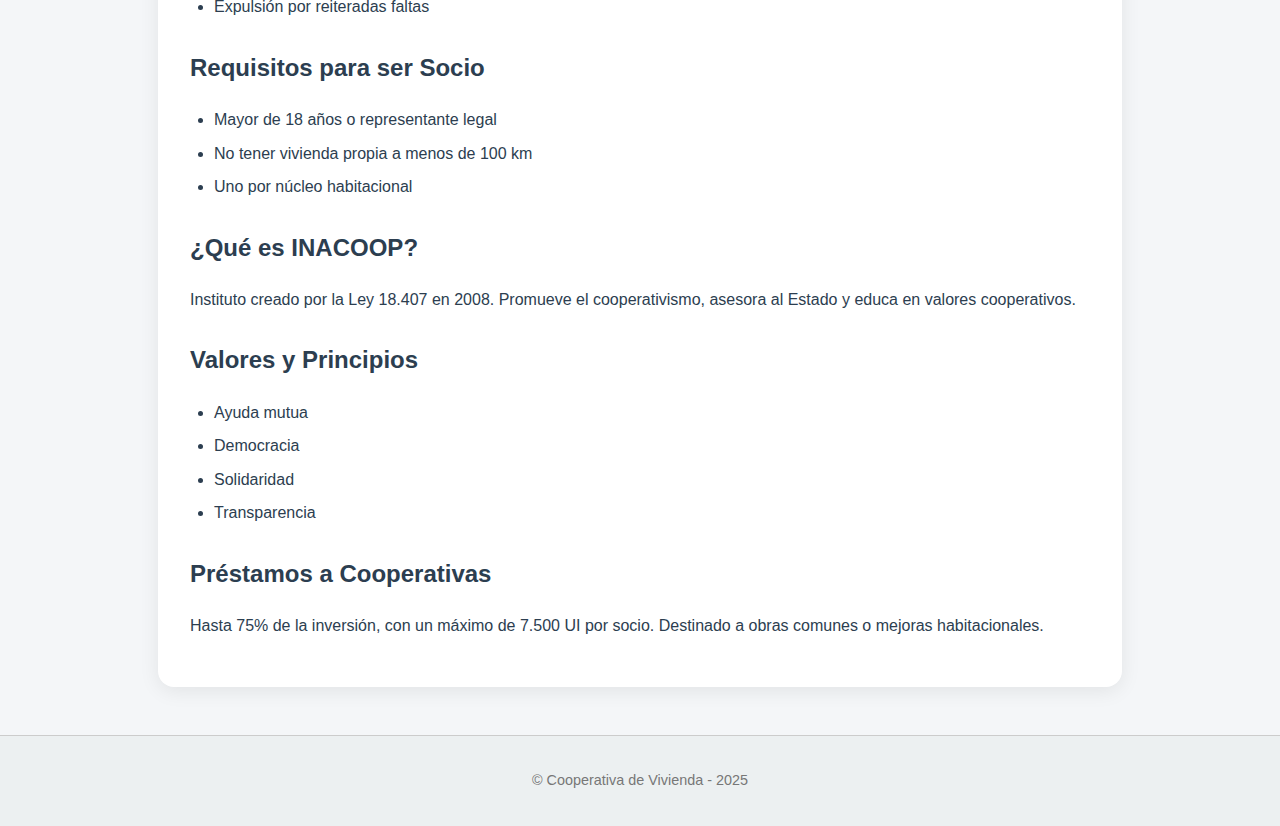
<file: Desktop/Fourtech-main/Version1entrega/postulacionInfo.html>
<!DOCTYPE html>
<html lang="es">
<head>
    <meta charset="UTF-8">
    <meta name="viewport" content="width=device-width, initial-scale=1.0">
    <title>Información Cooperativa</title>
    <link rel="stylesheet" href="postulacionInfo.css">
</head>
<body>
    <header>
        <h1>Cooperativa de Vivienda</h1>
        <p>Información institucional, funcionamiento y reglamentos</p>
        <a class="back" href="landingpage.html">Regresar al inicio</a>
    </header>

    <main>
        <section>
            <h2>Actividades para Recaudar Fondos</h2>
            <ul>
                <li>Venta de tortas fritas</li>
                <li>Rifas</li>
                <li>Ventas en ferias</li>
                <li>Cuota mensual de cooperativistas</li>
            </ul>
        </section>

        <section>
            <h2>Administración</h2>
            <p>Comisión Directiva compuesta por:</p>
            <ul>
                <li>Presidente</li>
                <li>Secretario</li>
                <li>Tesorero</li>
            </ul>
            <p>Asesoría de un contador designado por el IAT.</p>
        </section>

        <section>
            <h2>Fundación de la Cooperativa</h2>
            <p>Requiere al menos 10 personas. El IAT asigna un equipo con arquitectos, asistentes sociales, contadores y escribano.</p>
        </section>

        <section>
            <h2>Vivienda</h2>
            <p>La estructura habitacional depende del terreno y la cantidad de núcleos. Ejemplo: dos torres (3 y 5 pisos).</p>
        </section>

        <section>
            <h2>Reglamentos</h2>
            <ul>
                <li>General: de la ANV</li>
                <li>Interno: votado por la cooperativa</li>
            </ul>
        </section>

        <section>
            <h2>Puntos Clave del Reglamento Interno</h2>
            <h3>Cuotas y Sanciones</h3>
            <ul>
                <li>Multas progresivas por atraso</li>
                <li>Expulsión por deuda</li>
            </ul>
            <h3>Asambleas</h3>
            <ul>
                <li>Orden del día obligatorio</li>
                <li>Votación por mayoría simple</li>
            </ul>
            <h3>Asistencia</h3>
            <ul>
                <li>Multas por inasistencia o tardanza</li>
                <li>Expulsión por reiteradas faltas</li>
            </ul>
        </section>

        <section>
            <h2>Requisitos para ser Socio</h2>
            <ul>
                <li>Mayor de 18 años o representante legal</li>
                <li>No tener vivienda propia a menos de 100 km</li>
                <li>Uno por núcleo habitacional</li>
            </ul>
        </section>

        <section>
            <h2>¿Qué es INACOOP?</h2>
            <p>Instituto creado por la Ley 18.407 en 2008. Promueve el cooperativismo, asesora al Estado y educa en valores cooperativos.</p>
        </section>

        <section>
            <h2>Valores y Principios</h2>
            <ul>
                <li>Ayuda mutua</li>
                <li>Democracia</li>
                <li>Solidaridad</li>
                <li>Transparencia</li>
            </ul>
        </section>

        <section>
            <h2>Préstamos a Cooperativas</h2>
            <p>Hasta 75% de la inversión, con un máximo de 7.500 UI por socio. Destinado a obras comunes o mejoras habitacionales.</p>
        </section>
    </main>

    <footer>
        <p>© Cooperativa de Vivienda - 2025</p>
    </footer>
</body>
</html>
</file>
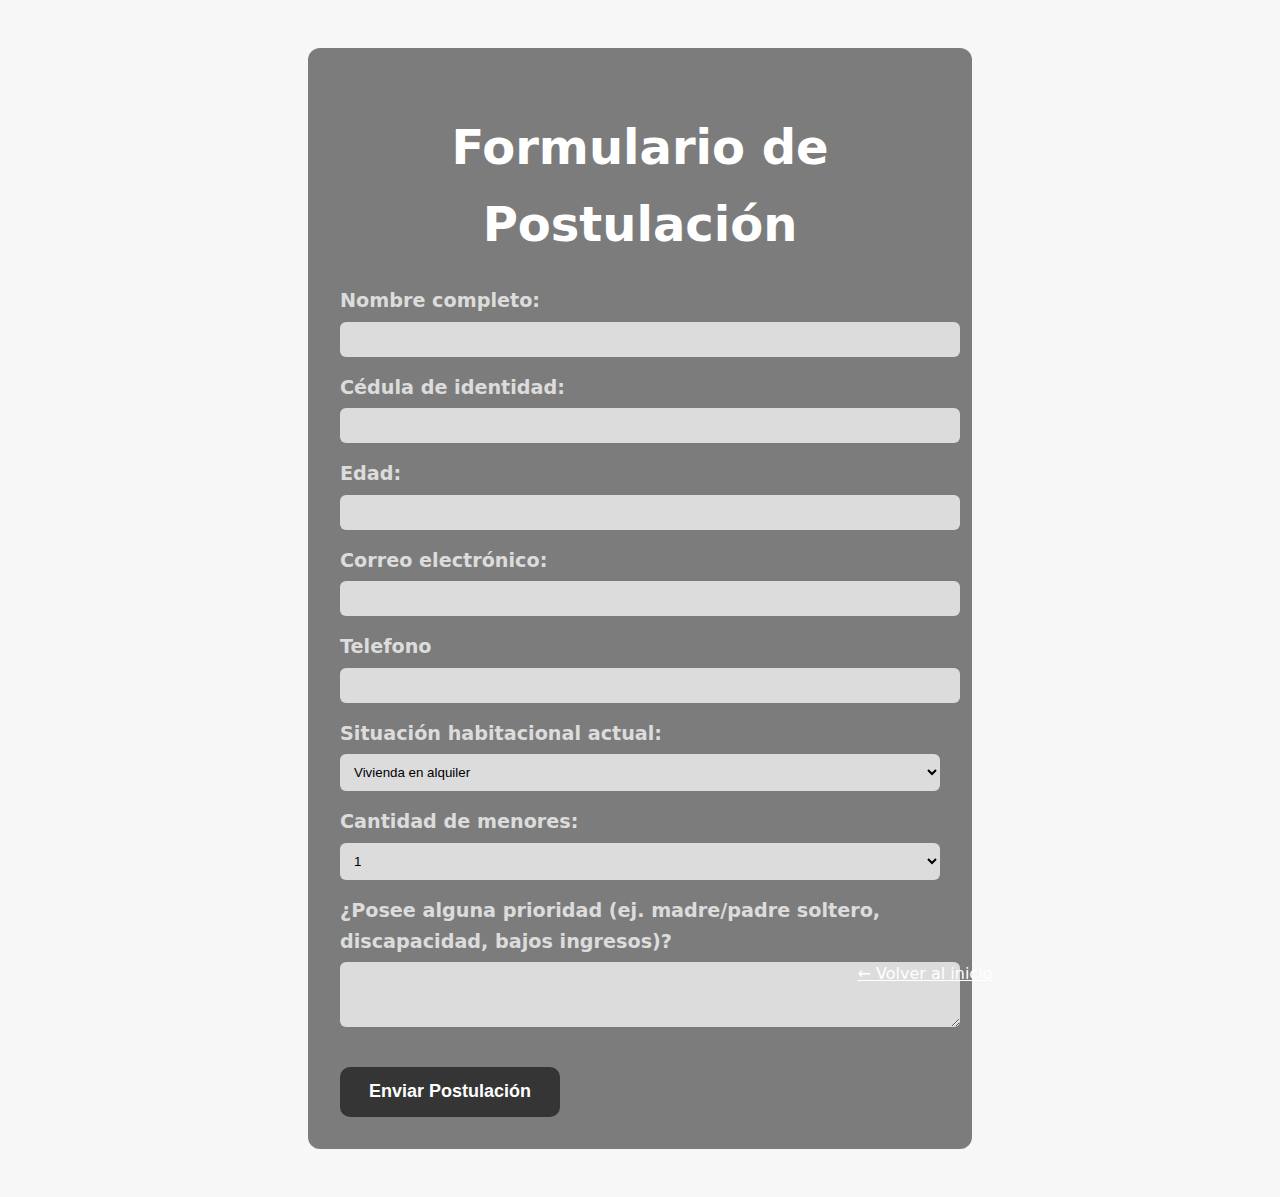
<file: Desktop/Fourtech-main/version2(con base de datos)/informacion.html>
<!DOCTYPE html>
<html lang="es">
<head>
    <meta charset="UTF-8">
    <meta name="viewport" content="width=device-width, initial-scale=1.0">
    <title>Formulario de Postulación</title>
    <link rel="stylesheet" href="estilo.css">
    <style>
        .formulario-container {
            max-width: 600px;
            margin: 3rem auto;
            background-color: #7c7c7c;
            padding: 2rem;
            border-radius: 12px;
            box-shadow: 0 4px 15px rgba(255, 255, 255, 0.1);
        }
        .volver {
            margin-top: 1rem;
            display: block;
            text-align: center;
            color: white;
            text-decoration: underline;
            position: absolute;
            left: 67%;
            top: 105%;
        }

        .formulario-container h2 {
            text-align: center;
            color: white;
            font-weight: 700;
            margin-bottom: 1.5rem;
            font-size: 48px;
        }

        label {
            display: block;
            margin-top: 1rem;
            margin-bottom: 0.3rem;
            font-weight: 600;
            color: #dcdcdc;
            font-size: larger;
        }

        input, select, textarea {
            width: 100%;
            padding: 10px;
            border: none;
            border-radius: 6px;
            background-color: #dcdcdc;
        }

        button {
            margin-top: 2rem;
            padding: 10px 20px;
            background-color: #353535;
            height: 50px;
            width: 220px;
            color: white;
            font-size: large;
            border: none;
            border-radius: 10px;
            cursor: pointer;
            transition: background-color 0.3s ease;
        }

        button:hover {
            background-color: #6a6a6a;
        }
    </style>
</head>
<body>
  


    <div class="formulario-container">
        <h2>Formulario de Postulación</h2>
        <form action="formulario.php" method="post">
            <label for="nombre">Nombre completo:</label>
            <input type="text" id="nombre" name="nombre" required>

            <label for="cedula">Cédula de identidad:</label>
            <input type="text" id="cedula" name="cedula" required>

            <label for="edad">Edad:</label>
            <input type="number" id="edad" name="edad" min="18" required>

            <label for="email">Correo electrónico:</label>
            <input type="email" id="email" name="email" required>

             <label for="telefono">Telefono</label>
            <input type="telefono" id="telefono" name="telefono" required>

            <label for="situacion">Situación habitacional actual:</label>
            <select id="situacion" name="situacion">
                <option value="alquiler">Vivienda en alquiler</option>
                <option value="familia">Vivienda con familiares</option>
                <option value="propia">Vivienda propia fuera de rango</option>
                <option value="otra">Otra</option>
            </select>

            <label for="cantidad_menores">Cantidad de menores:</label>
              <select id="cantidad_menores" name="cantidad_menores">
              <option value="1">1</option>
              <option value="2">2</option>
              <option value="3">3</option>
            </select>


            <label for="prioridad">¿Posee alguna prioridad (ej. madre/padre soltero, discapacidad, bajos ingresos)?</label>
            <textarea id="prioridad" name="prioridad" rows="3"></textarea>

            <button type="submit">Enviar Postulación</button>
            <a class="volver" href="index.html">← Volver al inicio</a>
        </form>
    </div>

</body>
</html>
</file>
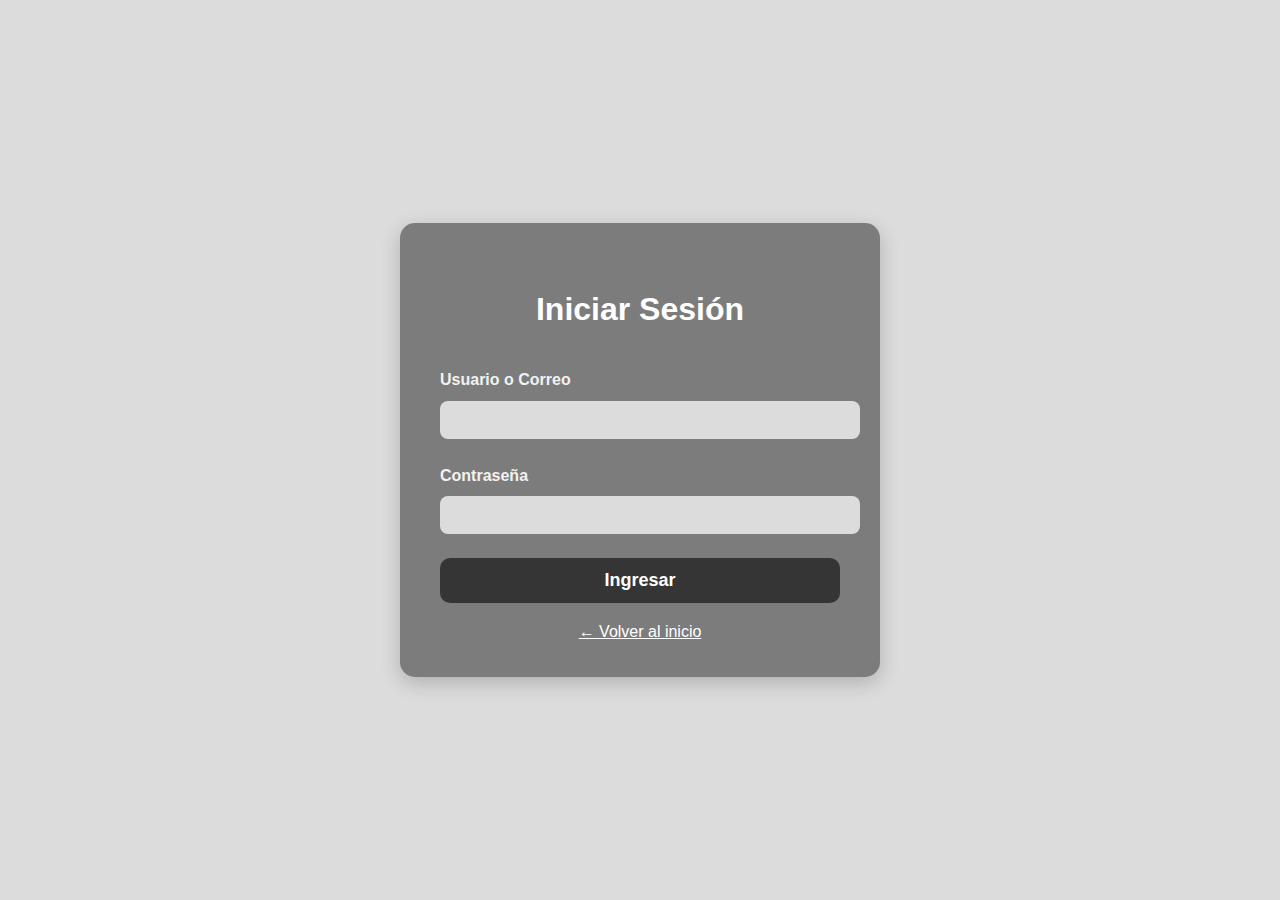
<file: Desktop/Fourtech-main/version2(con base de datos)/login.html>
<!DOCTYPE html>
<html lang="es">
<head>
    <meta charset="UTF-8">
    <meta name="viewport" content="width=device-width, initial-scale=1.0">
    <title>Iniciar Sesión</title>
    <link rel="stylesheet" href="estilo.css">
    <style>
        body {
            background-color: #dcdcdc;
            display: flex;
            justify-content: center;
            align-items: center;
            height: 100vh;
            font-family: "Segoe UI", sans-serif;
        }

        .login-container {
            background-color: #7c7c7c;
            padding: 2rem 2.5rem;
            border-radius: 15px;
            box-shadow: 0 6px 20px rgba(0, 0, 0, 0.2);
            width: 100%;
            max-width: 400px;
        }

        .login-container h2 {
            text-align: center;
            color: white;
            font-size: 32px;
            margin-bottom: 2rem;
        }

        label {
            color: #f1f1f1;
            font-weight: 600;
            margin-bottom: 0.5rem;
            display: block;
        }

        input {
            width: 100%;
            padding: 10px;
            margin-bottom: 1.5rem;
            border: none;
            border-radius: 8px;
            background-color: #dcdcdc;
            font-size: 16px;
        }

        .btn-login {
            width: 100%;
            padding: 12px;
            background-color: #353535;
            color: white;
            font-size: 18px;
            border: none;
            border-radius: 10px;
            cursor: pointer;
            transition: background-color 0.3s ease;
            font-weight: bold;
        }

        .btn-login:hover {
            background-color: #555;
        }

        .volver {
            margin-top: 1rem;
            display: block;
            text-align: center;
            color: white;
            text-decoration: underline;
        }
    </style>
</head>
<body>
    <div class="login-container">
        <h2>Iniciar Sesión</h2>
        <form action="#" method="post">
            <label for="usuario">Usuario o Correo</label>
            <input type="text" id="usuario" name="usuario" required>

            <label for="clave">Contraseña</label>
            <input type="password" id="clave" name="clave" required>

            <button type="submit" class="btn-login">Ingresar</button>
        </form>
        <a class="volver" href="index.html">← Volver al inicio</a>
    </div>
</body>
</html>
</file>
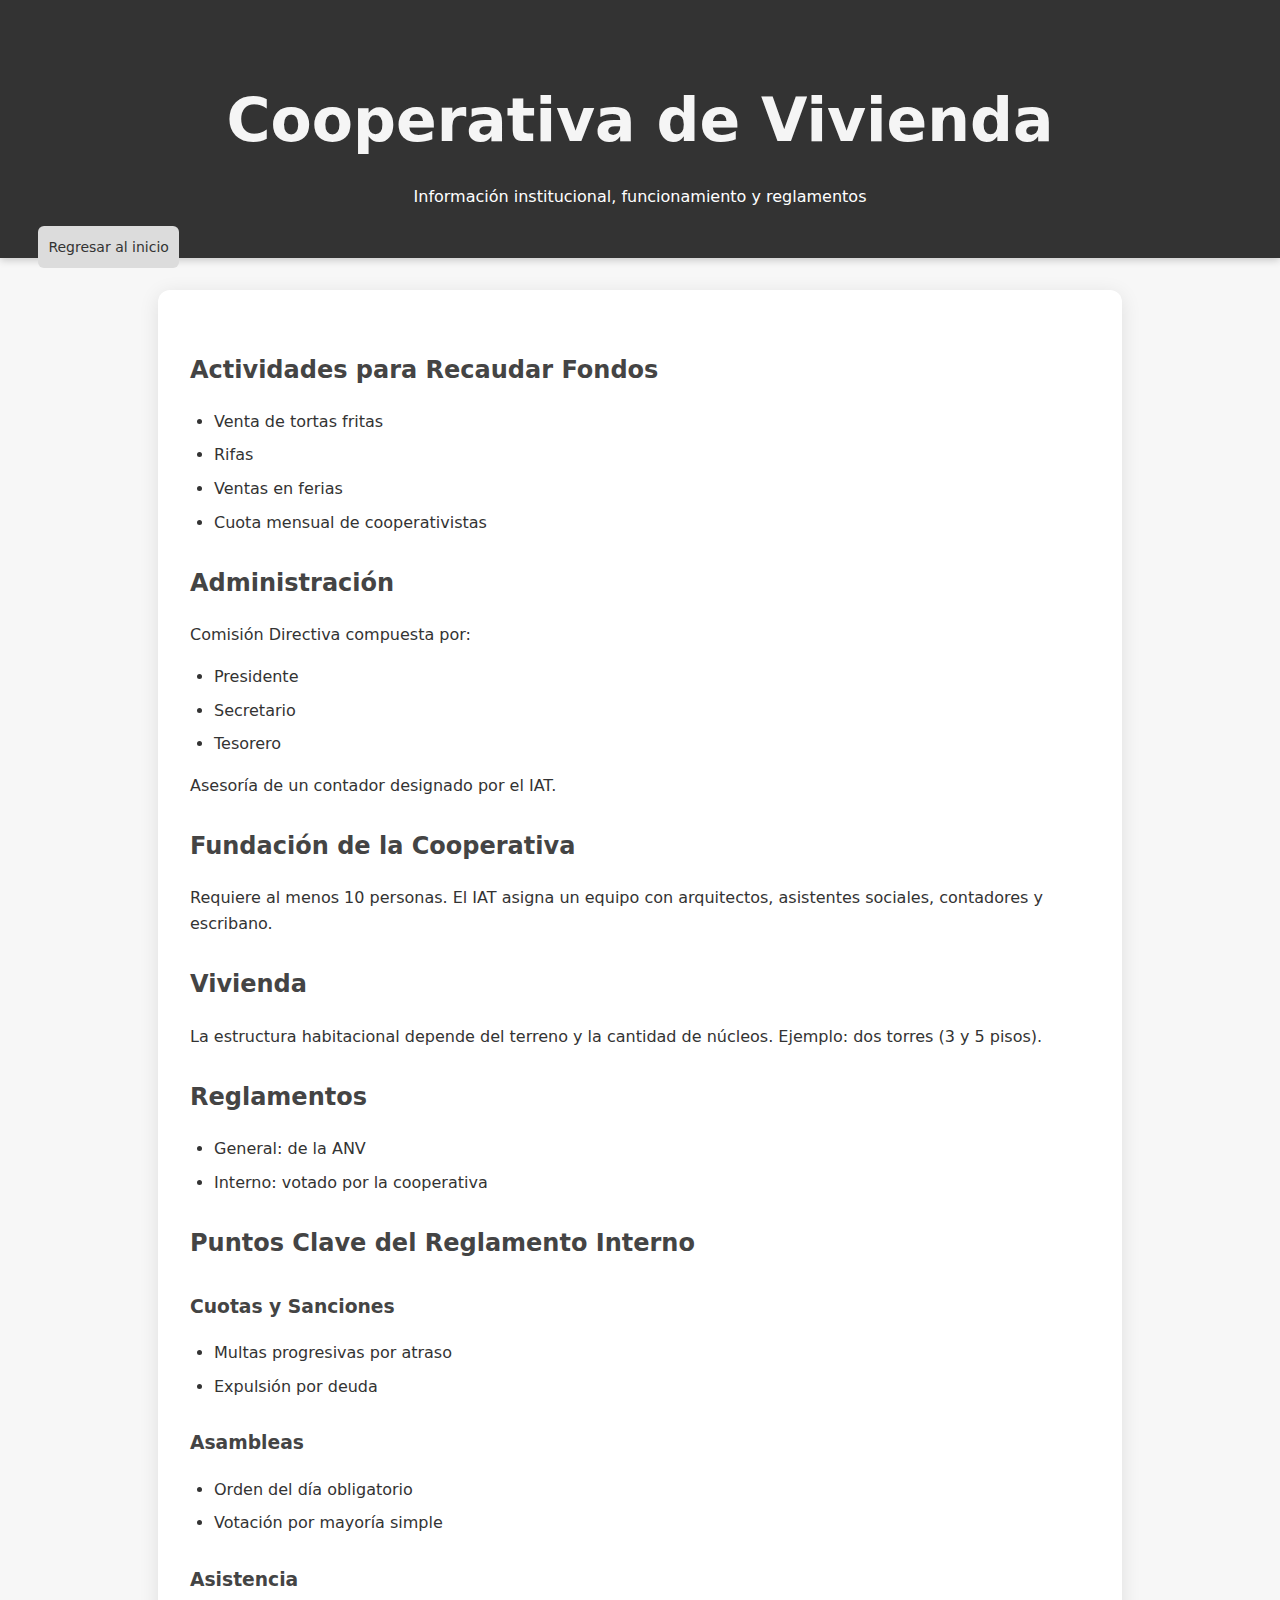
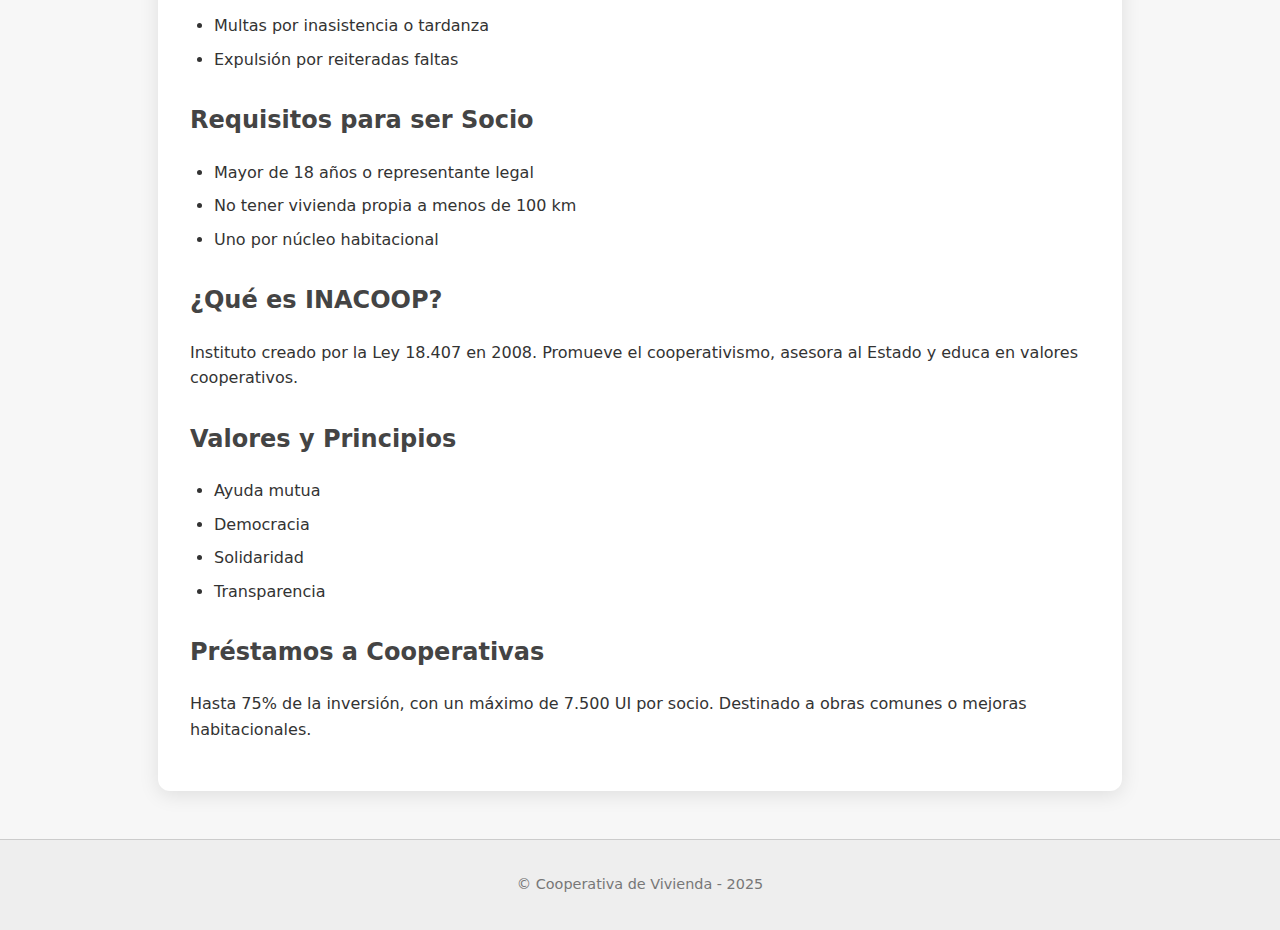
<file: Desktop/Fourtech-main/version2(con base de datos)/postulacion.html>
<!DOCTYPE html>
<html lang="es">
<head>
    <meta charset="UTF-8">
    <meta name="viewport" content="width=device-width, initial-scale=1.0">
    <title>Información Cooperativa</title>
    <link rel="stylesheet" href="estilo.css">
</head>
<body>
    <header>
        <h1>Cooperativa de Vivienda</h1>
        <p>Información institucional, funcionamiento y reglamentos</p>
        <a class="back" href="index.html">Regresar al inicio</a>
    </header>

    <main>
        <section>
            <h2>Actividades para Recaudar Fondos</h2>
            <ul>
                <li>Venta de tortas fritas</li>
                <li>Rifas</li>
                <li>Ventas en ferias</li>
                <li>Cuota mensual de cooperativistas</li>
            </ul>
        </section>

        <section>
            <h2>Administración</h2>
            <p>Comisión Directiva compuesta por:</p>
            <ul>
                <li>Presidente</li>
                <li>Secretario</li>
                <li>Tesorero</li>
            </ul>
            <p>Asesoría de un contador designado por el IAT.</p>
        </section>

        <section>
            <h2>Fundación de la Cooperativa</h2>
            <p>Requiere al menos 10 personas. El IAT asigna un equipo con arquitectos, asistentes sociales, contadores y escribano.</p>
        </section>

        <section>
            <h2>Vivienda</h2>
            <p>La estructura habitacional depende del terreno y la cantidad de núcleos. Ejemplo: dos torres (3 y 5 pisos).</p>
        </section>

        <section>
            <h2>Reglamentos</h2>
            <ul>
                <li>General: de la ANV</li>
                <li>Interno: votado por la cooperativa</li>
            </ul>
        </section>

        <section>
            <h2>Puntos Clave del Reglamento Interno</h2>
            <h3>Cuotas y Sanciones</h3>
            <ul>
                <li>Multas progresivas por atraso</li>
                <li>Expulsión por deuda</li>
            </ul>
            <h3>Asambleas</h3>
            <ul>
                <li>Orden del día obligatorio</li>
                <li>Votación por mayoría simple</li>
            </ul>
            <h3>Asistencia</h3>
            <ul>
                <li>Multas por inasistencia o tardanza</li>
                <li>Expulsión por reiteradas faltas</li>
            </ul>
        </section>

        <section>
            <h2>Requisitos para ser Socio</h2>
            <ul>
                <li>Mayor de 18 años o representante legal</li>
                <li>No tener vivienda propia a menos de 100 km</li>
                <li>Uno por núcleo habitacional</li>
            </ul>
        </section>

        <section>
            <h2>¿Qué es INACOOP?</h2>
            <p>Instituto creado por la Ley 18.407 en 2008. Promueve el cooperativismo, asesora al Estado y educa en valores cooperativos.</p>
        </section>

        <section>
            <h2>Valores y Principios</h2>
            <ul>
                <li>Ayuda mutua</li>
                <li>Democracia</li>
                <li>Solidaridad</li>
                <li>Transparencia</li>
            </ul>
        </section>

        <section>
            <h2>Préstamos a Cooperativas</h2>
            <p>Hasta 75% de la inversión, con un máximo de 7.500 UI por socio. Destinado a obras comunes o mejoras habitacionales.</p>
        </section>
    </main>

    <footer>
        <p>© Cooperativa de Vivienda - 2025</p>
    </footer>
</body>
</html>
</file>
<file: Proyecto2daentrega/htdocs/landingpage.css>
* {
  margin: 0;
  padding: 0;
  box-sizing: border-box;
  font-family: "Poppins", sans-serif;
}

body {
  background-image: url('landingpage.jpg'); /* Reemplaza con tu imagen real */
  background-size: cover;
  background-position: center;
  background-repeat: no-repeat;
  min-height: 100vh;
  display: flex;
  flex-direction: column;
  color: #333;
}

/* Header */
header {
  background-color: rgba(44, 62, 80, 0.9);
  height: 60px;
  display: flex;
  justify-content: space-between;
  align-items: center;
  padding: 0 20px;
  box-shadow: 0 2px 8px rgba(0, 0, 0, 0.2);
  position: relative;
  z-index: 10;
}

.logo {
  display: flex;
  align-items: center;
  height: 100%;
  padding: 5px 0;
}

.logo img {
  height: 54px;          /* Aumenta el tamaño del logo */
  width: auto;
  object-fit: contain;
  filter: drop-shadow(1px 1px 2px rgba(0, 0, 0, 0.4));
  border-radius: 50%
}


/* Top buttons */
.top-bar {
  display: flex;
  align-items: center;
  gap: 12px;
}

.login,
.signin {
  padding: 10px 20px;
  border-radius: 25px;
  font-size: 16px;
  font-weight: 700;
  color: white;
  border: none;
  cursor: pointer;
  transition: background-color 0.3s ease, transform 0.2s ease;
}

.login {
  background-color: #3498db;
}

.login:hover {
  background-color: #2980b9;
  transform: scale(1.05);
}

.signin {
  background-color: #3498db;
}

.signin:hover {
  background-color: #2980b9;
  transform: scale(1.05);
}

.menu-toggle {
  font-size: 24px;
  background: none;
  border: none;
  color: white;
  cursor: pointer;
  transition: transform 0.2s ease, color 0.2s ease;
}

.menu-toggle:hover {
  transform: scale(1.1);
  color: #ecf0f1;
}

/* Side Menu */
.side-menu {
  position: fixed;
  top: 0;
  right: -260px;
  width: 240px;
  height: 100%;
  background: linear-gradient(to bottom, #ffffff, #f0f3f5);
  box-shadow: -4px 0 12px rgba(0, 0, 0, 0.1);
  transition: right 0.3s ease;
  padding-top: 80px;
  z-index: 999;
  border-top-left-radius: 10px;
  border-bottom-left-radius: 10px;
}

.side-menu.show {
  right: 0;
}

.close-menu {
  position: absolute;
  top: 10px;
  right: 10px;
  font-size: 22px;
  background: none;
  border: none;
  cursor: pointer;
  color: #333;
  transition: transform 0.2s ease;
}

.close-menu:hover {
  transform: scale(1.1);
  color: black;
}

.side-menu ul {
  list-style: none;
  padding: 0;
}

.side-menu li {
  border-bottom: 1px solid #ddd;
}

.side-menu a {
  display: block;
  padding: 15px 20px;
  color: #2c3e50;
  font-weight: 500;
  text-decoration: none;
  transition: all 0.2s ease;
}

.side-menu a:hover {
  background-color: #e6eff6;
  padding-left: 25px;
  font-weight: 600;
}

/* Main content */
main {
  flex: 1;
  display: flex;
  justify-content: center;
  align-items: center;
  padding: 30px 15px;
  text-align: center;
  position: relative;
  z-index: 2;
}

.form-wrapper {
  text-align: center;
  max-width: 600px;
  margin: 0 auto;
  color: white;
  text-shadow: 1px 1px 2px rgba(0,0,0,0.6);
}

.titulo-principal {
  font-size: 28px;
  margin-bottom: 15px;
  color: white;
}

.titulo-principal span {
  font-size: 28px;
  color: #a2d4ff;
  font-weight: 600;
}

/* Form Box */
.form-box {
  background-color: rgba(255, 255, 255, 0.95);
  padding: 30px;
  border-radius: 16px;
  width: 100%;
  max-width: 460px;
  box-shadow: 0 4px 15px rgba(0, 0, 0, 0.08);
  margin: 0 auto;
  color: #2c3e50;
  text-shadow: none;
}

.btn-info {
  display: block;
  background-color: #ecf0f1;
  text-align: center;
  padding: 12px;
  border-radius: 10px;
  color: #2c3e50;
  text-decoration: none;
  font-size: 20px;
  font-weight: 600;
  margin-bottom: 25px;
  transition: background-color 0.3s ease;
}

.btn-info:hover {
  background-color: #d0dce4;
}

.postularme {
  background-color: #2c3e50;
  color: white;
  border: none;
  padding: 12px 24px;
  border-radius: 10px;
  cursor: pointer;
  font-size: 18px;
  font-weight: 600;
  transition: background-color 0.3s ease, transform 0.2s ease;
  width: 100%;
  max-width: 250px;
}

.postularme:hover {
  background-color: #1a252f;
  transform: scale(1.03);
}

/* Responsive */
@media (max-width: 600px) {
  .login, .signin {
    font-size: 14px;
    padding: 8px 16px;
  }

  .titulo-principal, .titulo-principal span {
    font-size: 22px;
  }

  .form-box {
    padding: 20px;
  }

  .btn-info {
    font-size: 18px;
  }

  .postularme {
    font-size: 16px;
  }
}
</file>
<file: Desktop/Fourtech-main/version1.def/index.css>
* {
  margin: 0;
  padding: 0;
  box-sizing: border-box;
  font-family: "Poppins", sans-serif;
}

body {
  background-image: url('COOPERATIVA.jpg'); /* Reemplaza con tu imagen real */
  background-size: cover;
  background-position: center;
  background-repeat: no-repeat;
  min-height: 100vh;
  display: flex;
  flex-direction: column;
  color: #333;
}

/* Header */
header {
  background-color: rgba(44, 62, 80, 0.9);
  height: 60px;
  display: flex;
  justify-content: space-between;
  align-items: center;
  padding: 0 20px;
  box-shadow: 0 2px 8px rgba(0, 0, 0, 0.2);
  position: relative;
  z-index: 10;
}

.logo {
  display: flex;
  align-items: center;
  height: 100%;
  padding: 5px 0;
}

.logo img {
  height: 54px;          /* Aumenta el tamaño del logo */
  width: auto;
  object-fit: contain;
  filter: drop-shadow(1px 1px 2px rgba(0, 0, 0, 0.4));
  border-radius: 50%
}


/* Top buttons */
.top-bar {
  display: flex;
  align-items: center;
  gap: 12px;
}

.login,
.signin {
  padding: 10px 20px;
  border-radius: 25px;
  font-size: 16px;
  font-weight: 700;
  color: white;
  border: none;
  cursor: pointer;
  transition: background-color 0.3s ease, transform 0.2s ease;
}

.login {
  background-color: #3498db;
}

.login:hover {
  background-color: #2980b9;
  transform: scale(1.05);
}

.signin {
  background-color: #3498db;
}

.signin:hover {
  background-color: #2980b9;
  transform: scale(1.05);
}

.menu-toggle {
  font-size: 24px;
  background: none;
  border: none;
  color: white;
  cursor: pointer;
  transition: transform 0.2s ease, color 0.2s ease;
}

.menu-toggle:hover {
  transform: scale(1.1);
  color: #ecf0f1;
}

/* Side Menu */
.side-menu {
  position: fixed;
  top: 0;
  right: -260px;
  width: 240px;
  height: 100%;
  background: linear-gradient(to bottom, #ffffff, #f0f3f5);
  box-shadow: -4px 0 12px rgba(0, 0, 0, 0.1);
  transition: right 0.3s ease;
  padding-top: 80px;
  z-index: 999;
  border-top-left-radius: 10px;
  border-bottom-left-radius: 10px;
}

.side-menu.show {
  right: 0;
}

.close-menu {
  position: absolute;
  top: 10px;
  right: 10px;
  font-size: 22px;
  background: none;
  border: none;
  cursor: pointer;
  color: #333;
  transition: transform 0.2s ease;
}

.close-menu:hover {
  transform: scale(1.1);
  color: black;
}

.side-menu ul {
  list-style: none;
  padding: 0;
}

.side-menu li {
  border-bottom: 1px solid #ddd;
}

.side-menu a {
  display: block;
  padding: 15px 20px;
  color: #2c3e50;
  font-weight: 500;
  text-decoration: none;
  transition: all 0.2s ease;
}

.side-menu a:hover {
  background-color: #e6eff6;
  padding-left: 25px;
  font-weight: 600;
}

/* Main content */
main {
  flex: 1;
  display: flex;
  justify-content: center;
  align-items: center;
  padding: 30px 15px;
  text-align: center;
  position: relative;
  z-index: 2;
}

.form-wrapper {
  text-align: center;
  max-width: 600px;
  margin: 0 auto;
  color: white;
  text-shadow: 1px 1px 2px rgba(0,0,0,0.6);
}

.titulo-principal {
  font-size: 28px;
  margin-bottom: 15px;
  color: white;
}

.titulo-principal span {
  font-size: 28px;
  color: #a2d4ff;
  font-weight: 600;
}

/* Form Box */
.form-box {
  background-color: rgba(255, 255, 255, 0.95);
  padding: 30px;
  border-radius: 16px;
  width: 100%;
  max-width: 460px;
  box-shadow: 0 4px 15px rgba(0, 0, 0, 0.08);
  margin: 0 auto;
  color: #2c3e50;
  text-shadow: none;
}

.btn-info {
  display: block;
  background-color: #ecf0f1;
  text-align: center;
  padding: 12px;
  border-radius: 10px;
  color: #2c3e50;
  text-decoration: none;
  font-size: 20px;
  font-weight: 600;
  margin-bottom: 25px;
  transition: background-color 0.3s ease;
}

.btn-info:hover {
  background-color: #d0dce4;
}

.postularme {
  background-color: #2c3e50;
  color: white;
  border: none;
  padding: 12px 24px;
  border-radius: 10px;
  cursor: pointer;
  font-size: 18px;
  font-weight: 600;
  transition: background-color 0.3s ease, transform 0.2s ease;
  width: 100%;
  max-width: 250px;
}

.postularme:hover {
  background-color: #1a252f;
  transform: scale(1.03);
}

/* Responsive */
@media (max-width: 600px) {
  .login, .signin {
    font-size: 14px;
    padding: 8px 16px;
  }

  .titulo-principal, .titulo-principal span {
    font-size: 22px;
  }

  .form-box {
    padding: 20px;
  }

  .btn-info {
    font-size: 18px;
  }

  .postularme {
    font-size: 16px;
  }
}
</file>
<file: Desktop/Fourtech-main/version1.def/postulacionInfo.css>
body {
  margin: 0;
  font-family: 'Poppins', sans-serif;
  background-color: #f4f6f8;
  color: #2c3e50;
  line-height: 1.6;
}

header {
  background-color: #2c3e50;
  color: white;
  padding: 2rem;
  text-align: center;
  box-shadow: 0 2px 8px rgba(0, 0, 0, 0.2);
}

.back {
  position: absolute;
  left: 3%;
  top: 20px;
  background-color: #3498db;
  color: white;
  text-decoration: none;
  padding: 10px 16px;
  font-size: 14px;
  border-radius: 8px;
  font-weight: 600;
  transition: background-color 0.3s ease, transform 0.2s ease;
}

.back:hover {
  background-color: #2980b9;
  transform: scale(1.05);
}

main {
  padding: 2rem;
  background-color: white;
  max-width: 900px;
  margin: 2rem auto;
  box-shadow: 0 4px 20px rgba(0, 0, 0, 0.08);
  border-radius: 16px;
  transition: box-shadow 0.3s ease;
}

main:hover {
  box-shadow: 0 6px 30px rgba(0, 0, 0, 0.12);
}

h1 {
  color: white;
  font-size: 48px;
  margin-bottom: 0.5rem;
}

h2,
h3 {
  color: #2c3e50;
  margin-top: 1.8rem;
  font-weight: 600;
}

ul {
  padding-left: 1.5rem;
}

li {
  margin-bottom: 0.5rem;
}

footer {
  background-color: #ecf0f1;
  text-align: center;
  padding: 1.2rem;
  font-size: 0.9rem;
  color: #777;
  margin-top: 3rem;
  border-top: 1px solid #ccc;
}

button,
.btn-info {
  padding: 0.7rem 1.4rem;
  border: none;
  border-radius: 8px;
  font-weight: 600;
  cursor: pointer;
  transition: background-color 0.3s ease, transform 0.2s ease;
}

button:hover,
.btn-info:hover {
  transform: scale(1.03);
}

/* Botones adaptados */
.login,
.postularme {
  background-color: #2c3e50;
  color: white;
}

.login:hover,
.postularme:hover {
  background-color: #1a252f;
}

.btn-info {
  display: inline-block;
  text-decoration: none;
  background-color: #3498db;
  color: white;
  margin-right: 1rem;
}

.btn-info:hover {
  background-color: #2980b9;
}

/* Responsive */
@media (max-width: 600px) {
  main {
    padding: 1.5rem;
    margin: 1rem;
  }

  h1 {
    font-size: 1.7rem;
  }

  .back {
    font-size: 12px;
    padding: 8px 12px;
  }
}
</file>
<file: Desktop/Fourtech-main/Version1entrega/formulariopostulacion.css>
* {
  margin: 0;
  padding: 0;
  box-sizing: border-box;
  font-family: "Poppins", sans-serif;
}

body {
  background-image: url('landingpage.jpg');
  background-size: cover;
  background-position: center;
  background-repeat: no-repeat;
  min-height: 100vh;
  display: flex;
  justify-content: center;
  align-items: center;
  padding: 40px 15px;
  color: #2c3e50;
}

.formulario-container {
  background-color: rgba(255, 255, 255, 0.96);
  padding: 30px;
  border-radius: 16px;
  box-shadow: 0 4px 20px rgba(0, 0, 0, 0.15);
  max-width: 600px;
  width: 100%;
}

.formulario-container h2 {
  text-align: center;
  font-size: 28px;
  font-weight: 700;
  margin-bottom: 25px;
  color: #2c3e50;
}

label {
  display: block;
  margin-bottom: 6px;
  font-weight: 600;
}

input,
select,
textarea {
  width: 100%;
  padding: 12px;
  margin-bottom: 16px;
  border: none;
  border-radius: 8px;
  background-color: #ecf0f1;
  font-size: 15px;
  outline: none;
}

textarea {
  resize: vertical;
}

button {
  display: block;
  width: 100%;
  max-width: 250px;
  margin: 20px auto 0;
  padding: 12px;
  background-color: #2c3e50;
  color: white;
  font-size: 16px;
  border: none;
  border-radius: 10px;
  cursor: pointer;
  font-weight: 600;
  transition: background-color 0.3s ease, transform 0.2s ease;
}

button:hover {
  background-color: #1a252f;
  transform: scale(1.03);
}

.volver {
  display: block;
  margin-top: 30px;
  text-align: center;
  color: #3498db;
  text-decoration: underline;
  font-weight: 600;
  transition: color 0.3s ease;
}

.volver:hover {
  color: #216a94;
}

/* Mensaje de error estilizado */
.alerta-error {
  background-color: #fdecea;
  color: #c0392b;
  border-left: 6px solid #c0392b;
  padding: 15px;
  border-radius: 10px;
  margin-bottom: 15px;
  font-weight: 500;
  box-shadow: 0 2px 6px rgba(0,0,0,0.1);
}

@media (max-width: 600px) {
  .formulario-container {
    padding: 20px;
  }

  .formulario-container h2 {
    font-size: 22px;
  }

  button {
    font-size: 15px;
  }
}
</file>
<file: Desktop/Fourtech-main/Version1entrega/landingpage.css>
* {
  margin: 0;
  padding: 0;
  box-sizing: border-box;
  font-family: "Poppins", sans-serif;
}

body {
  background-image: url('landingpage.jpg'); /* Reemplaza con tu imagen real */
  background-size: cover;
  background-position: center;
  background-repeat: no-repeat;
  min-height: 100vh;
  display: flex;
  flex-direction: column;
  color: #333;
}

/* Header */
header {
  background-color: rgba(44, 62, 80, 0.9);
  height: 60px;
  display: flex;
  justify-content: space-between;
  align-items: center;
  padding: 0 20px;
  box-shadow: 0 2px 8px rgba(0, 0, 0, 0.2);
  position: relative;
  z-index: 10;
}

.logo {
  display: flex;
  align-items: center;
  height: 100%;
  padding: 5px 0;
}

.logo img {
  height: 54px;          /* Aumenta el tamaño del logo */
  width: auto;
  object-fit: contain;
  filter: drop-shadow(1px 1px 2px rgba(0, 0, 0, 0.4));
  border-radius: 50%
}


/* Top buttons */
.top-bar {
  display: flex;
  align-items: center;
  gap: 12px;
}

.login,
.signin {
  padding: 10px 20px;
  border-radius: 25px;
  font-size: 16px;
  font-weight: 700;
  color: white;
  border: none;
  cursor: pointer;
  transition: background-color 0.3s ease, transform 0.2s ease;
}

.login {
  background-color: #3498db;
}

.login:hover {
  background-color: #2980b9;
  transform: scale(1.05);
}

.signin {
  background-color: #3498db;
}

.signin:hover {
  background-color: #2980b9;
  transform: scale(1.05);
}

.menu-toggle {
  font-size: 24px;
  background: none;
  border: none;
  color: white;
  cursor: pointer;
  transition: transform 0.2s ease, color 0.2s ease;
}

.menu-toggle:hover {
  transform: scale(1.1);
  color: #ecf0f1;
}

/* Side Menu */
.side-menu {
  position: fixed;
  top: 0;
  right: -260px;
  width: 240px;
  height: 100%;
  background: linear-gradient(to bottom, #ffffff, #f0f3f5);
  box-shadow: -4px 0 12px rgba(0, 0, 0, 0.1);
  transition: right 0.3s ease;
  padding-top: 80px;
  z-index: 999;
  border-top-left-radius: 10px;
  border-bottom-left-radius: 10px;
}

.side-menu.show {
  right: 0;
}

.close-menu {
  position: absolute;
  top: 10px;
  right: 10px;
  font-size: 22px;
  background: none;
  border: none;
  cursor: pointer;
  color: #333;
  transition: transform 0.2s ease;
}

.close-menu:hover {
  transform: scale(1.1);
  color: black;
}

.side-menu ul {
  list-style: none;
  padding: 0;
}

.side-menu li {
  border-bottom: 1px solid #ddd;
}

.side-menu a {
  display: block;
  padding: 15px 20px;
  color: #2c3e50;
  font-weight: 500;
  text-decoration: none;
  transition: all 0.2s ease;
}

.side-menu a:hover {
  background-color: #e6eff6;
  padding-left: 25px;
  font-weight: 600;
}

/* Main content */
main {
  flex: 1;
  display: flex;
  justify-content: center;
  align-items: center;
  padding: 30px 15px;
  text-align: center;
  position: relative;
  z-index: 2;
}

.form-wrapper {
  text-align: center;
  max-width: 600px;
  margin: 0 auto;
  color: white;
  text-shadow: 1px 1px 2px rgba(0,0,0,0.6);
}

.titulo-principal {
  font-size: 28px;
  margin-bottom: 15px;
  color: white;
}

.titulo-principal span {
  font-size: 28px;
  color: #a2d4ff;
  font-weight: 600;
}

/* Form Box */
.form-box {
  background-color: rgba(255, 255, 255, 0.95);
  padding: 30px;
  border-radius: 16px;
  width: 100%;
  max-width: 460px;
  box-shadow: 0 4px 15px rgba(0, 0, 0, 0.08);
  margin: 0 auto;
  color: #2c3e50;
  text-shadow: none;
}

.btn-info {
  display: block;
  background-color: #ecf0f1;
  text-align: center;
  padding: 12px;
  border-radius: 10px;
  color: #2c3e50;
  text-decoration: none;
  font-size: 20px;
  font-weight: 600;
  margin-bottom: 25px;
  transition: background-color 0.3s ease;
}

.btn-info:hover {
  background-color: #d0dce4;
}

.postularme {
  background-color: #2c3e50;
  color: white;
  border: none;
  padding: 12px 24px;
  border-radius: 10px;
  cursor: pointer;
  font-size: 18px;
  font-weight: 600;
  transition: background-color 0.3s ease, transform 0.2s ease;
  width: 100%;
  max-width: 250px;
}

.postularme:hover {
  background-color: #1a252f;
  transform: scale(1.03);
}

/* Responsive */
@media (max-width: 600px) {
  .login, .signin {
    font-size: 14px;
    padding: 8px 16px;
  }

  .titulo-principal, .titulo-principal span {
    font-size: 22px;
  }

  .form-box {
    padding: 20px;
  }

  .btn-info {
    font-size: 18px;
  }

  .postularme {
    font-size: 16px;
  }
}
</file>
<file: Desktop/Fourtech-main/Version1entrega/login.css>
* {
  margin: 0;
  padding: 0;
  box-sizing: border-box;
  font-family: 'Poppins', sans-serif;
}

body {
  background-image: url('landingpage.jpg');
  background-size: cover;
  background-position: center;
  background-repeat: no-repeat;
  min-height: 100vh;
  display: flex;
  justify-content: center;
  align-items: center;
}

.login-container {
  background-color: rgba(255, 255, 255, 0.95);
  padding: 2.5rem;
  border-radius: 16px;
  box-shadow: 0 4px 20px rgba(0, 0, 0, 0.15);
  width: 100%;
  max-width: 400px;
  backdrop-filter: blur(2px);
  color: #2c3e50;
}

.login-container h2 {
  text-align: center;
  font-weight: 700;
  font-size: 28px;
  margin-bottom: 2rem;
}

label {
  font-weight: 600;
  margin-bottom: 0.5rem;
  display: block;
  font-size: 15px;
}

input {
  width: 100%;
  padding: 12px;
  margin-bottom: 1.5rem;
  border: none;
  border-radius: 8px;
  background-color: #ecf0f1;
  font-size: 15px;
}

.btn-login {
  width: 100%;
  padding: 12px;
  background-color: #2c3e50;
  color: white;
  font-size: 16px;
  border: none;
  border-radius: 10px;
  cursor: pointer;
  transition: background-color 0.3s ease, transform 0.2s ease;
  font-weight: 600;
}

.btn-login:hover {
  background-color: #1a252f;
  transform: scale(1.03);
}

.volver {
  margin-top: 1.5rem;
  display: block;
  text-align: center;
  color: #3498db;
  text-decoration: underline;
  font-weight: 600;
  transition: color 0.3s ease;
}

.volver:hover {
  color: #216a94;
}
</file>
<file: Desktop/Fourtech-main/Version1entrega/postulacionInfo.css>
body {
  margin: 0;
  font-family: 'Poppins', sans-serif;
  background-color: #f4f6f8;
  color: #2c3e50;
  line-height: 1.6;
}

header {
  background-color: #2c3e50;
  color: white;
  padding: 2rem;
  text-align: center;
  box-shadow: 0 2px 8px rgba(0, 0, 0, 0.2);
}

.back {
  position: absolute;
  left: 3%;
  top: 20px;
  background-color: #3498db;
  color: white;
  text-decoration: none;
  padding: 10px 16px;
  font-size: 14px;
  border-radius: 8px;
  font-weight: 600;
  transition: background-color 0.3s ease, transform 0.2s ease;
}

.back:hover {
  background-color: #2980b9;
  transform: scale(1.05);
}

main {
  padding: 2rem;
  background-color: white;
  max-width: 900px;
  margin: 2rem auto;
  box-shadow: 0 4px 20px rgba(0, 0, 0, 0.08);
  border-radius: 16px;
  transition: box-shadow 0.3s ease;
}

main:hover {
  box-shadow: 0 6px 30px rgba(0, 0, 0, 0.12);
}

h1 {
  color: white;
  font-size: 48px;
  margin-bottom: 0.5rem;
}

h2,
h3 {
  color: #2c3e50;
  margin-top: 1.8rem;
  font-weight: 600;
}

ul {
  padding-left: 1.5rem;
}

li {
  margin-bottom: 0.5rem;
}

footer {
  background-color: #ecf0f1;
  text-align: center;
  padding: 1.2rem;
  font-size: 0.9rem;
  color: #777;
  margin-top: 3rem;
  border-top: 1px solid #ccc;
}

button,
.btn-info {
  padding: 0.7rem 1.4rem;
  border: none;
  border-radius: 8px;
  font-weight: 600;
  cursor: pointer;
  transition: background-color 0.3s ease, transform 0.2s ease;
}

button:hover,
.btn-info:hover {
  transform: scale(1.03);
}

/* Botones adaptados */
.login,
.postularme {
  background-color: #2c3e50;
  color: white;
}

.login:hover,
.postularme:hover {
  background-color: #1a252f;
}

.btn-info {
  display: inline-block;
  text-decoration: none;
  background-color: #3498db;
  color: white;
  margin-right: 1rem;
}

.btn-info:hover {
  background-color: #2980b9;
}

/* Responsive */
@media (max-width: 600px) {
  main {
    padding: 1.5rem;
    margin: 1rem;
  }

  h1 {
    font-size: 1.7rem;
  }

  .back {
    font-size: 12px;
    padding: 8px 12px;
  }
}
</file>
<file: Desktop/Fourtech-main/version2(con base de datos)/estilo.css>
body {
    margin: 0;
    font-family: system-ui, Arial, sans-serif;
    background-color: #f7f7f7;
    color: #333;
    line-height: 1.6;
}

header {
    background-color: #333;
    color: white;
    padding: 2rem;
    text-align: center;
    box-shadow: 0 2px 8px rgba(0,0,0,0.2);
}

.back{
    position: absolute;
    left: 3%;
    display: block;
    background-color: #dcdcdc;
    text-align: center;
    padding: 10px;
    border-radius: 6px;
    color: #333;
    text-decoration: none;
    font-size: 14px;
    margin-bottom: 30px;
    transition: background-color 0.3s ease;

}
.postularme {
    display: inline-block;
    text-align: center;
    background-color: #535353;
    color: white;
    border: none;
    padding: 10px 20px;
    border-radius: 10px;
    cursor: pointer;
    text-decoration: none;
    font-weight: 600;
    transition: background-color 0.3s ease, transform 0.2s ease;
}

.postularme:hover {
    background-color: #6a6a6a;
    transform: scale(1.03);
}

.back:hover{
    background-color: #202020;
    color: #ccc;
    transition: 1s;
}
main {
    padding: 2rem;
    background-color: white;
    max-width: 900px;
    margin: 2rem auto;
    box-shadow: 0 4px 20px rgba(0,0,0,0.1);
    border-radius: 12px;
    transition: box-shadow 0.3s ease;
}

main:hover {
    box-shadow: 0 6px 30px rgba(0,0,0,0.15);
}

h1 {
    color: whitesmoke;
    font-size: 60px;
    margin-bottom: 0.3rem;
}

h2, h3 {
    color: #444;
    margin-top: 1.8rem;
    font-weight: 600;

}

ul {
    padding-left: 1.5rem;
}

li {
    margin-bottom: 0.5rem;
}

footer {
    background-color: #eee;
    text-align: center;
    padding: 1.2rem;
    font-size: 0.9rem;
    color: #777;
    margin-top: 3rem;
    border-top: 1px solid #ccc;
}


button, .btn-info {
    padding: 0.7rem 1.4rem;
    border: none;
    border-radius: 8px;
    font-weight: 600;
    cursor: pointer;
    transition: background-color 0.3s ease, transform 0.2s ease;
}

button:hover, .btn-info:hover {
    transform: scale(1.03);
}


.login, .postularme {
    background-color: #333;
    color: white;
}

.login:hover, .postularme:hover {
    background-color: #555;
}


.btn-info {
    display: inline-block;
    text-decoration: none;
    background-color: #007bff;
    color: white;
    margin-right: 1rem;
}

.btn-info:hover {
    background-color: #0056b3;
}

@media (max-width: 600px) {
    main {
        padding: 1.5rem;
        margin: 1rem;
    }
    h1 {
        font-size: 1.7rem;
    }
}
</file>
